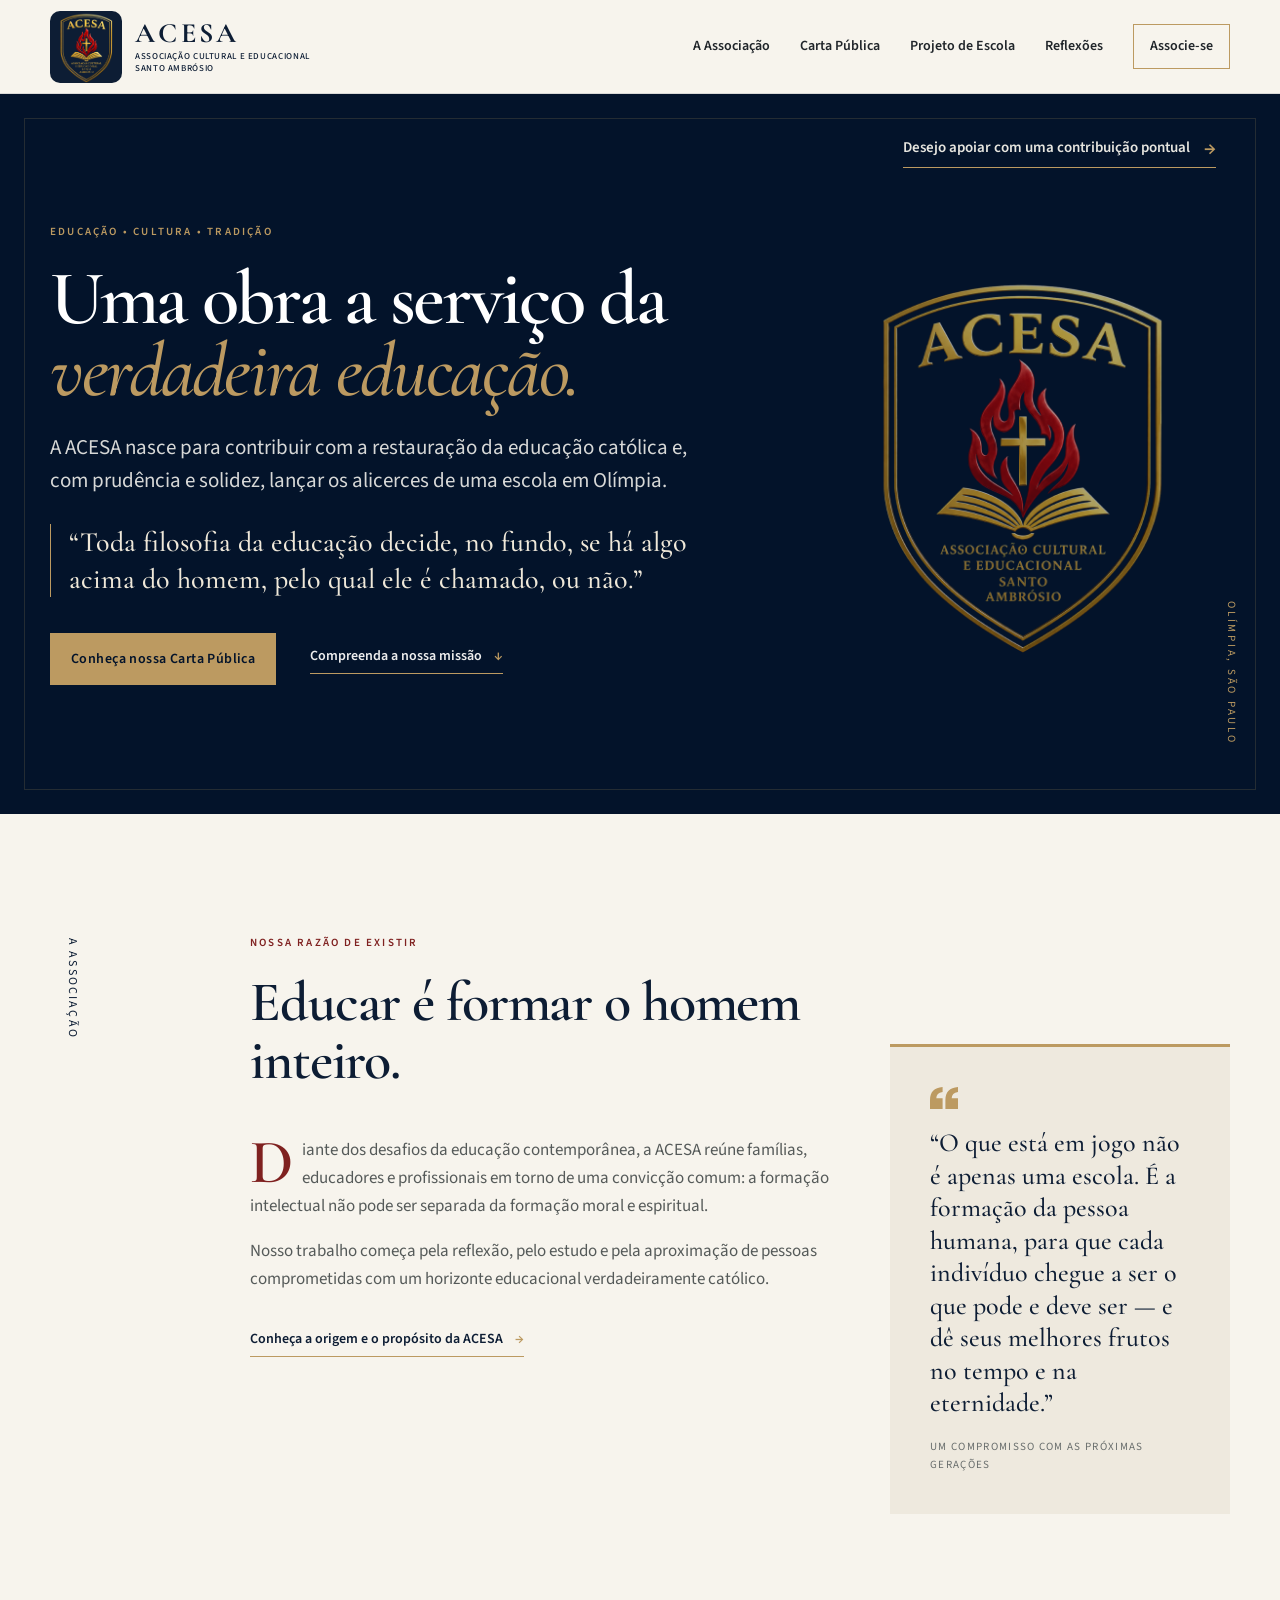
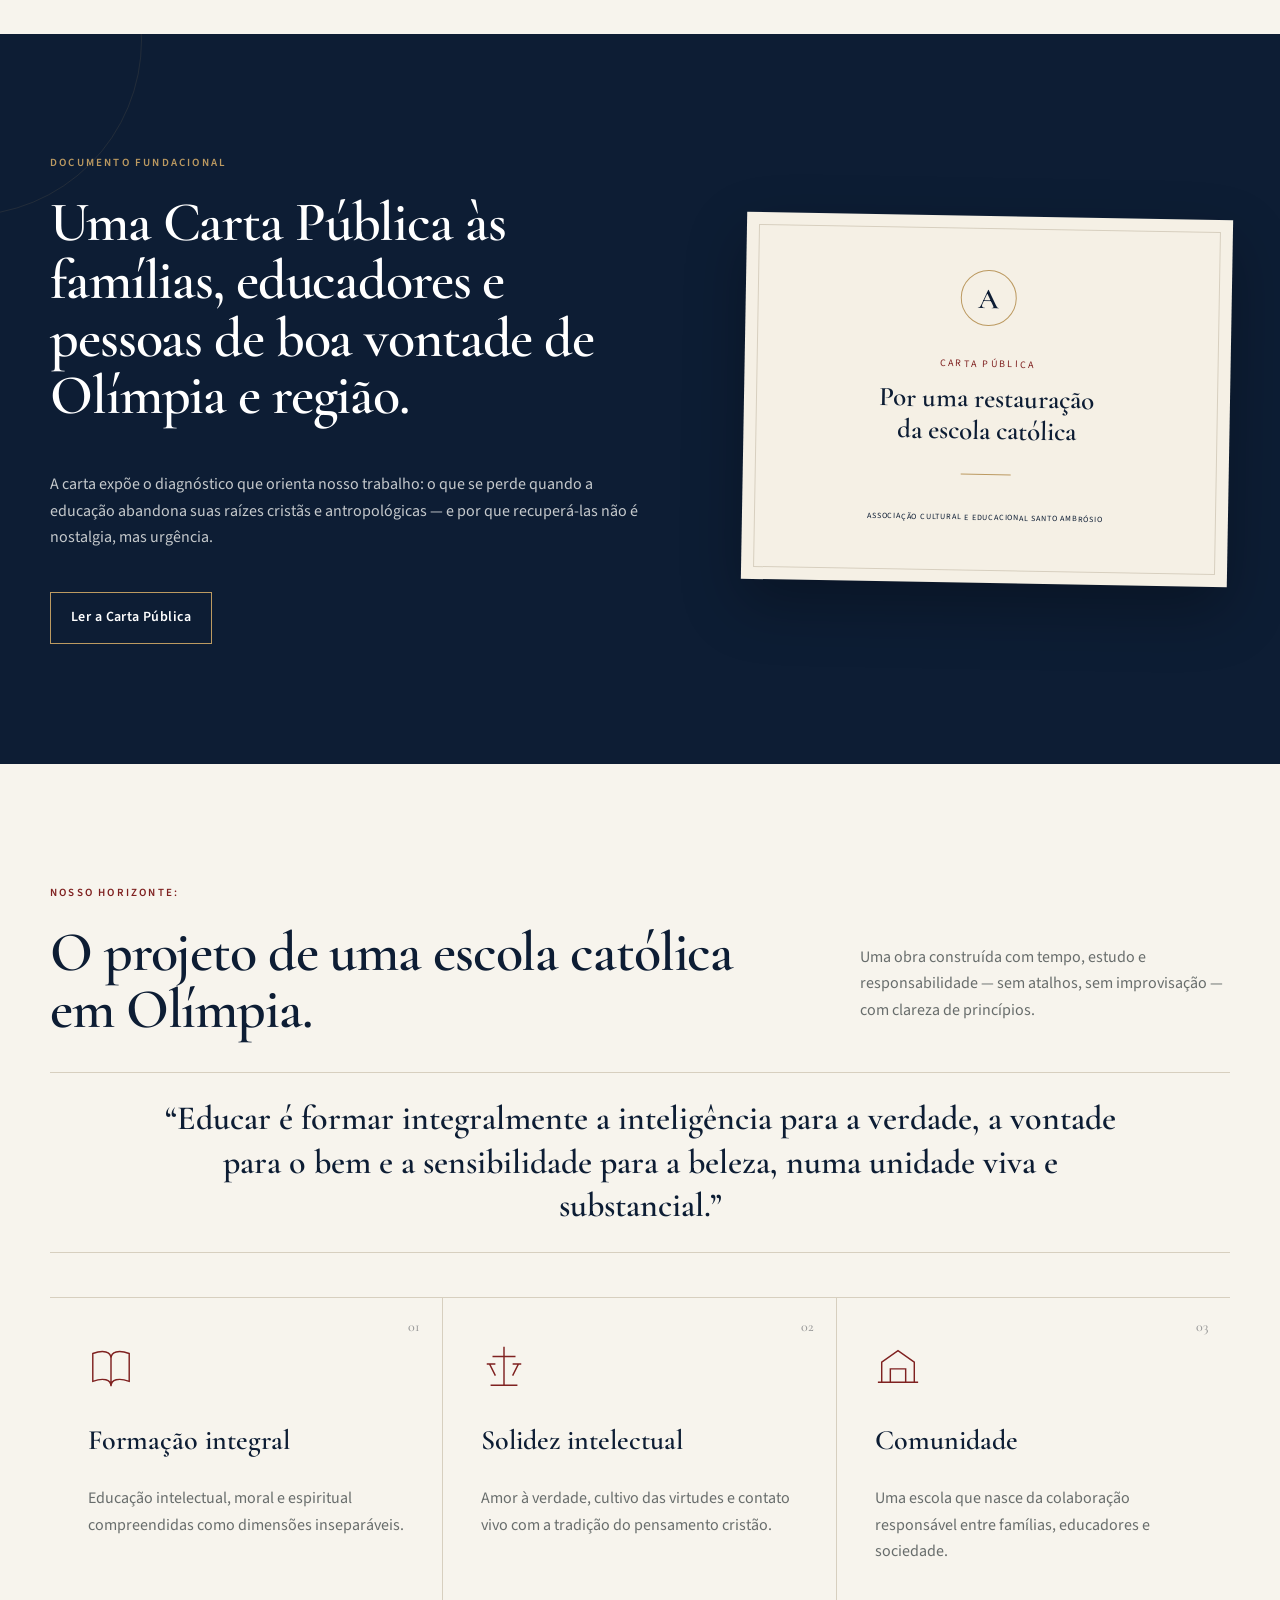
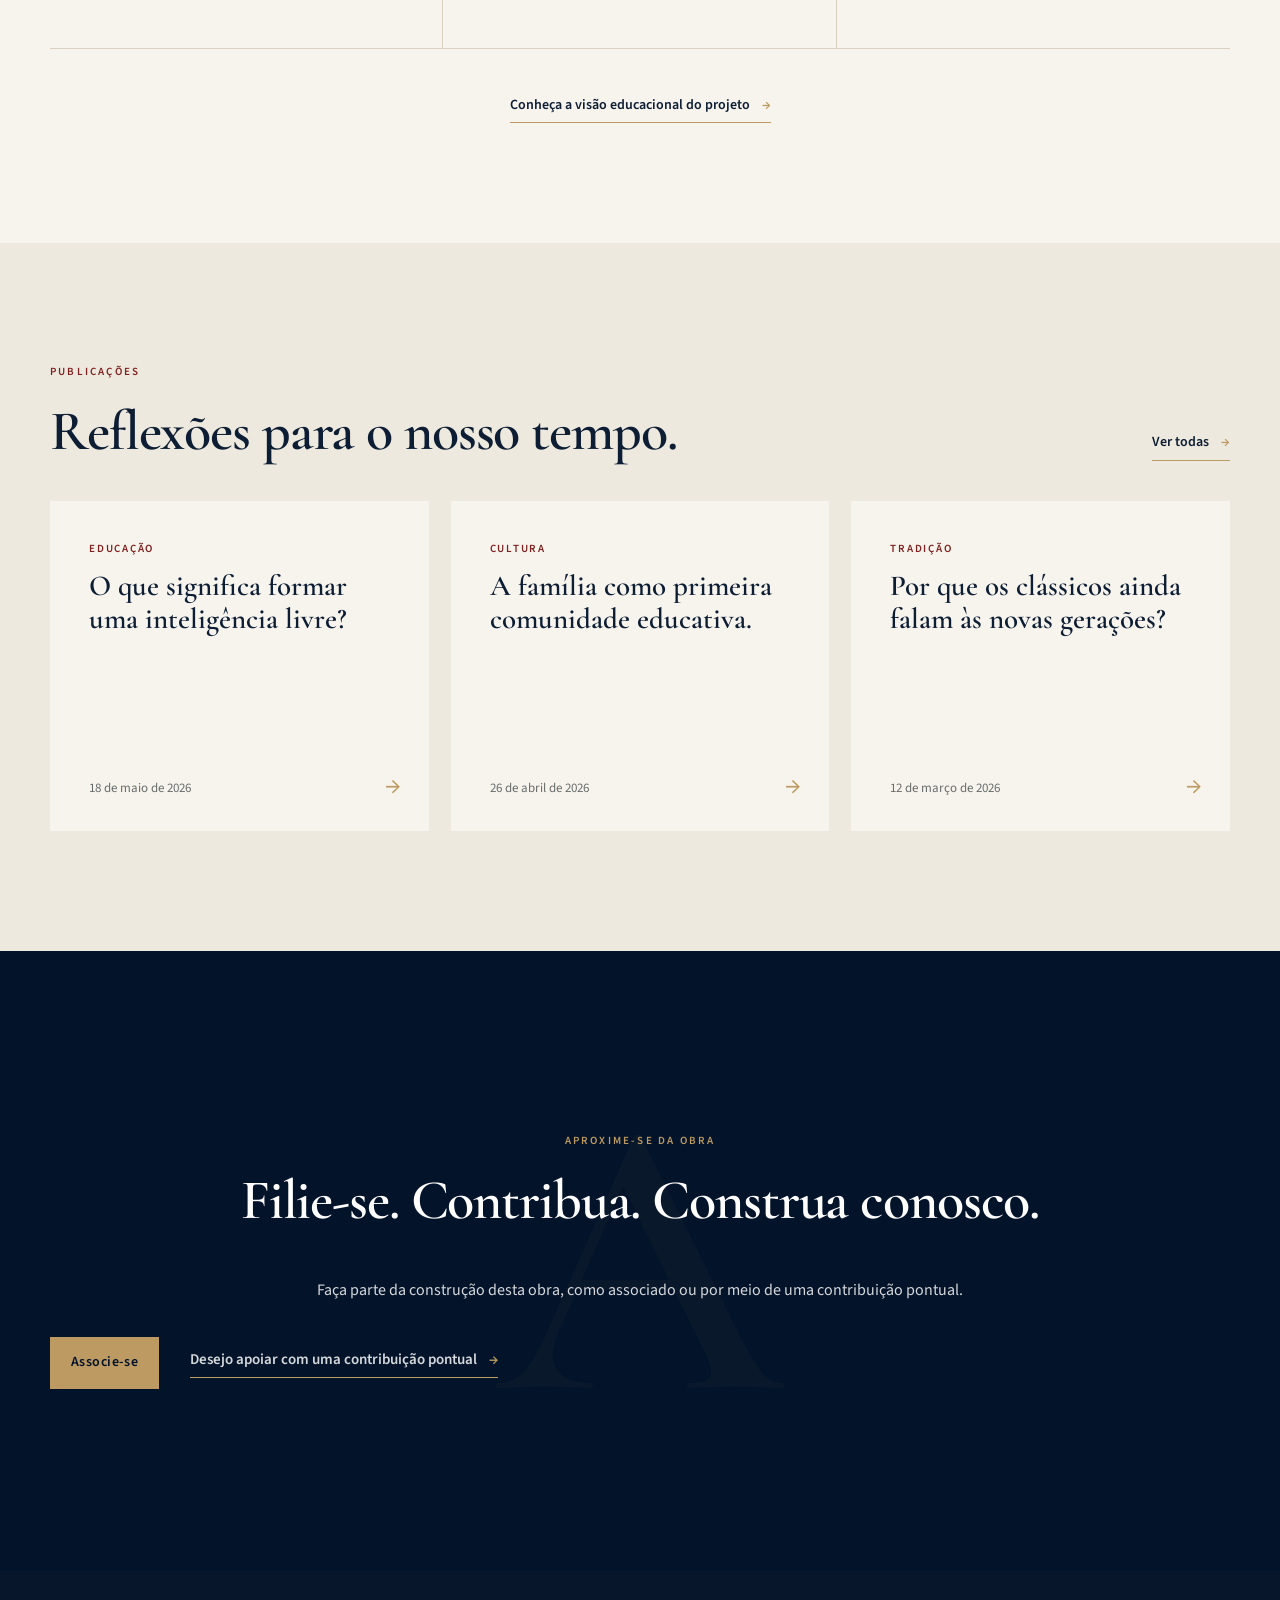
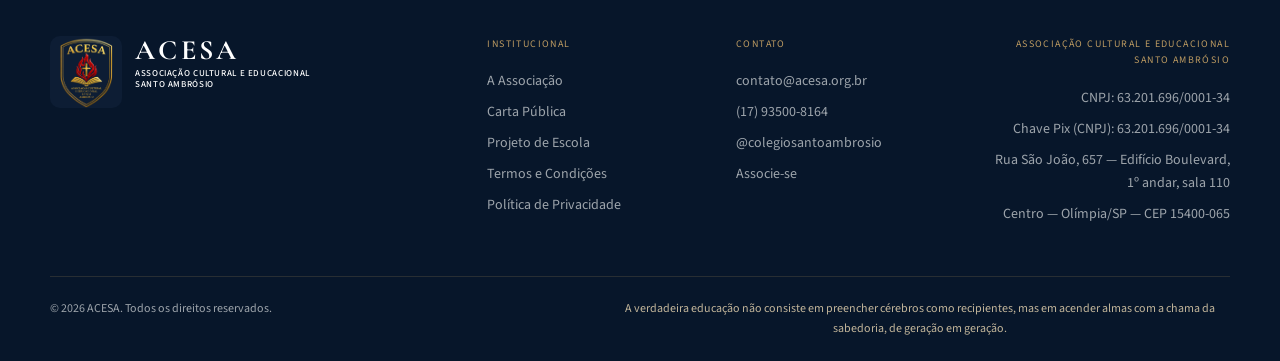
<file: index.html>
<!doctype html>
<html lang="pt-BR">
<head>
  <meta charset="UTF-8">
  <meta name="viewport" content="width=device-width, initial-scale=1">
  <meta name="description" content="ACESA — Associação Cultural e Educacional Santo Ambrósio. Uma obra dedicada à restauração da educação católica em Olímpia.">
  <title>ACESA — Educação, cultura e tradição</title>
  <link rel="preconnect" href="https://fonts.googleapis.com">
  <link rel="preconnect" href="https://fonts.gstatic.com" crossorigin>
  <link href="https://fonts.googleapis.com/css2?family=Cormorant+Garamond:wght@500;600;700&family=Source+Sans+3:wght@400;500;600&display=swap" rel="stylesheet">
  <link rel="stylesheet" href="styles.css">
</head>
<body>
  <a class="skip-link" href="#conteudo">Ir para o conteúdo</a>

  <header class="site-header" id="inicio">
    <div class="container nav-wrap">
      <a class="brand" href="#inicio" aria-label="ACESA, página inicial">
        <img class="brand-mark" src="logo-com-fundo.png" alt="">
        <span><strong>ACESA</strong><small>Associação Cultural e Educacional<br>Santo Ambrósio</small></span>
      </a>

      <button class="menu-toggle" type="button" aria-expanded="false" aria-controls="menu">
        <span></span><span></span><span></span>
        <span class="sr-only">Abrir menu</span>
      </button>

      <nav id="menu" class="main-nav" aria-label="Navegação principal">
        <a href="#associacao">A Associação</a>
        <a href="carta.html">Carta Pública</a>
        <a href="#projeto">Projeto de Escola</a>
        <a href="#reflexoes">Reflexões</a>
        <a class="nav-cta" href="associe-se.html">Associe-se</a>
      </nav>
    </div>
  </header>

  <main id="conteudo">
    <section class="hero">
      <div class="hero-ornament" aria-hidden="true">
        <img src="logo.png" alt="LOGO-ACESA" width="580" height="580">
      </div>
      <div class="container hero-content">
        <p class="eyebrow">Educação • Cultura • Tradição</p>
        <h1>Uma obra a serviço da <em>verdadeira educação.</em></h1>
        <p class="hero-lead">A ACESA nasce para contribuir com a restauração da educação católica e, com prudência e solidez, lançar os alicerces de uma escola em Olímpia.</p>
        <blockquote class="hero-quote">“Toda filosofia da educação decide, no fundo, se há algo acima do homem, pelo qual ele é chamado, ou não.”</blockquote>
        <div class="hero-actions">
          <a class="button button-gold" href="carta.html">Conheça nossa Carta Pública</a>
          <a class="text-link light" href="#associacao">Compreenda a nossa missão <span>↓</span></a>
        </div>
      </div>
      <a class="hero-support-link" href="associe-se.html#apoio-pontual">Desejo apoiar com uma contribuição pontual <span>→</span></a>
      <p class="hero-side-note">Olímpia, São Paulo</p>
    </section>

    <section class="intro section" id="associacao">
      <div class="container intro-grid">
        <div class="section-index">
          <p>A Associação</p>
        </div>
        <div class="intro-copy">
          <p class="eyebrow dark">Nossa razão de existir</p>
          <h2>Educar é formar o homem inteiro.</h2>
          <p class="drop-cap">Diante dos desafios da educação contemporânea, a ACESA reúne famílias, educadores e profissionais em torno de uma convicção comum: a formação intelectual não pode ser separada da formação moral e espiritual.</p>
          <p>Nosso trabalho começa pela reflexão, pelo estudo e pela aproximação de pessoas comprometidas com um horizonte educacional verdadeiramente católico.</p>
          <a class="text-link" href="#">Conheça a origem e o propósito da ACESA <span>→</span></a>
        </div>
        <aside class="quote-card">
          <svg viewBox="0 0 40 32" aria-hidden="true"><path d="M0 32V19C0 7 6 1 18 0v7c-6 1-9 4-9 9h9v16H0Zm22 0V19C22 7 28 1 40 0v7c-6 1-9 4-9 9h9v16H22Z"/></svg>
          <blockquote>“O que está em jogo não é apenas uma escola. É a formação da pessoa humana, para que cada indivíduo chegue a ser o que pode e deve ser — e dê seus melhores frutos no tempo e na eternidade.”</blockquote>
          <p>Um compromisso com as próximas gerações</p>
        </aside>
      </div>
    </section>

    <section class="letter section" id="carta">
      <div class="container letter-grid">
        <div>
          <p class="eyebrow">Documento fundacional</p>
          <h2>Uma Carta Pública às famílias, educadores e pessoas de boa vontade de Olímpia e região.</h2>
          <p>A carta expõe o diagnóstico que orienta nosso trabalho: o que se perde quando a educação abandona suas raízes cristãs e antropológicas — e por que recuperá-las não é nostalgia, mas urgência.</p>
          <a class="button button-outline" href="carta.html">Ler a Carta Pública</a>
        </div>
        <div class="document-preview" aria-label="Prévia da Carta Pública">
          <div class="document-seal">A</div>
          <p>CARTA PÚBLICA</p>
          <h3>Por uma restauração<br>da escola católica</h3>
          <span></span>
          <small>Associação Cultural e Educacional Santo Ambrósio</small>
        </div>
      </div>
    </section>

    <section class="school section" id="projeto">
      <div class="container">
        <div class="section-heading">
          <div>
            <p class="eyebrow dark">Nosso horizonte:</p>
            <h2>O projeto de uma escola católica em Olímpia.</h2>
          </div>
          <p>Uma obra construída com tempo, estudo e responsabilidade — sem atalhos, sem improvisação — com clareza de princípios.</p>
        </div>
        <blockquote class="section-quote">“Educar é formar integralmente a inteligência para a verdade, a vontade para o bem e a sensibilidade para a beleza, numa unidade viva e substancial.”</blockquote>
        <div class="principles">
          <article>
            <span>01</span>
            <svg viewBox="0 0 48 48" aria-hidden="true"><path d="M5 11c11-4 19-2 19 5 0-7 8-9 19-5v29c-11-4-19-2-19 5 0-7-8-9-19-5V11Zm19 5v29"/></svg>
            <h3>Formação integral</h3>
            <p>Educação intelectual, moral e espiritual compreendidas como dimensões inseparáveis.</p>
          </article>
          <article>
            <span>02</span>
            <svg viewBox="0 0 48 48" aria-hidden="true"><path d="M24 4v40M12 14h24M10 44h28M15 34l-6-12M33 34l6-12M6 22h9M33 22h9"/></svg>
            <h3>Solidez intelectual</h3>
            <p>Amor à verdade, cultivo das virtudes e contato vivo com a tradição do pensamento cristão.</p>
          </article>
          <article>
            <span>03</span>
            <svg viewBox="0 0 48 48" aria-hidden="true"><path d="M7 41V20l17-12 17 12v21M16 41V27h16v14M3 41h42"/></svg>
            <h3>Comunidade</h3>
            <p>Uma escola que nasce da colaboração responsável entre famílias, educadores e sociedade.</p>
          </article>
        </div>
        <a class="text-link centered" href="#">Conheça a visão educacional do projeto <span>→</span></a>
      </div>
    </section>

    <section class="reflections section" id="reflexoes">
      <div class="container">
        <div class="section-heading compact">
          <div><p class="eyebrow dark">Publicações</p><h2>Reflexões para o nosso tempo.</h2></div>
          <a class="text-link" href="#">Ver todas <span>→</span></a>
        </div>
        <div class="articles">
          <article>
            <p>Educação</p>
            <h3>O que significa formar uma inteligência livre?</h3>
            <time datetime="2026-05-18">18 de maio de 2026</time>
            <a href="#" aria-label="Ler artigo: O que significa formar uma inteligência livre?">→</a>
          </article>
          <article>
            <p>Cultura</p>
            <h3>A família como primeira comunidade educativa.</h3>
            <time datetime="2026-04-26">26 de abril de 2026</time>
            <a href="#" aria-label="Ler artigo: A família como primeira comunidade educativa">→</a>
          </article>
          <article>
            <p>Tradição</p>
            <h3>Por que os clássicos ainda falam às novas gerações?</h3>
            <time datetime="2026-03-12">12 de março de 2026</time>
            <a href="#" aria-label="Ler artigo: Por que os clássicos ainda falam às novas gerações?">→</a>
          </article>
        </div>
      </div>
    </section>

    <section class="follow section" id="associar">
      <div class="follow-decoration" aria-hidden="true">A</div>
      <div class="container follow-content">
        <p class="eyebrow">Aproxime-se da obra</p>
        <h2>Filie-se. Contribua. Construa conosco.</h2>
        <p>Faça parte da construção desta obra, como associado ou por meio de uma contribuição pontual.</p>
        <div class="follow-actions">
          <a class="button button-gold" href="associe-se.html">Associe-se</a>
          <a class="text-link donation-link" href="associe-se.html#apoio-pontual">Desejo apoiar com uma contribuição pontual <span>→</span></a>
        </div>
      </div>
    </section>
  </main>

  <footer class="site-footer">
    <div class="container footer-top">
      <a class="brand footer-brand" href="#inicio">
        <img class="brand-mark" src="logo-com-fundo.png" alt="">
        <span><strong>ACESA</strong><small>Associação Cultural e Educacional<br>Santo Ambrósio</small></span>
      </a>
      <div><p>Institucional</p><a href="#associacao">A Associação</a><a href="carta.html">Carta Pública</a><a href="#projeto">Projeto de Escola</a><a href="termos-e-condicoes.html">Termos e Condições</a><a href="politica-de-privacidade.html">Política de Privacidade</a></div>
      <div><p>Contato</p><a href="mailto:contato@acesa.org.br">contato@acesa.org.br</a><a href="https://wa.me/5517935008164" target="_blank" rel="noopener">(17) 93500-8164</a><a href="https://www.instagram.com/colegiosantoambrosio" target="_blank" rel="noopener">@colegiosantoambrosio</a><a href="associe-se.html">Associe-se</a></div>
      <div class="footer-address"><p>Associação Cultural e Educacional Santo Ambrósio</p><span>CNPJ: 63.201.696/0001-34</span><span>Chave Pix (CNPJ): 63.201.696/0001-34</span><span>Rua São João, 657 — Edifício Boulevard, 1º andar, sala 110</span><span>Centro — Olímpia/SP — CEP 15400-065</span></div>
    </div>
    <div class="container footer-bottom"><p>© 2026 ACESA. Todos os direitos reservados.</p><p>A verdadeira educação não consiste em preencher cérebros como recipientes, mas em acender almas com a chama da sabedoria, de geração em geração.</p></div>
  </footer>

  <script src="script.js"></script>
</body>
</html>
</file>
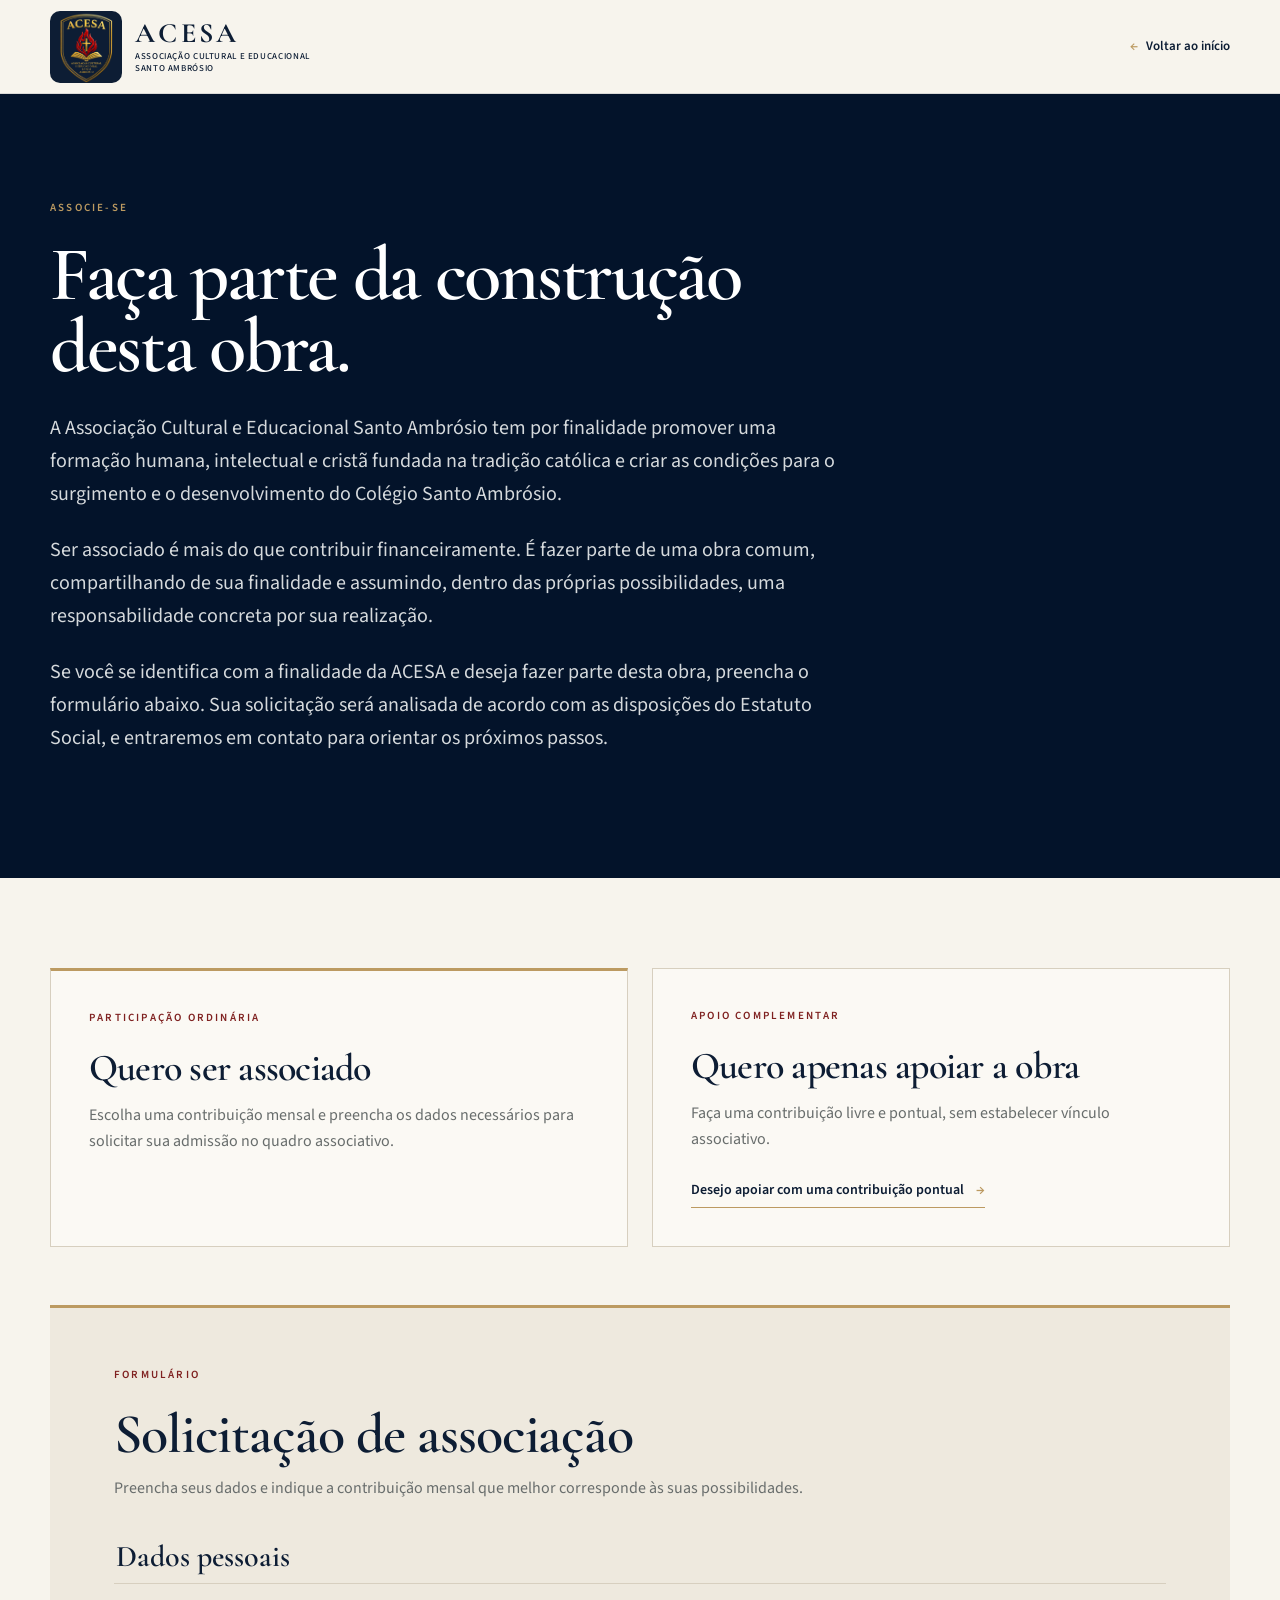
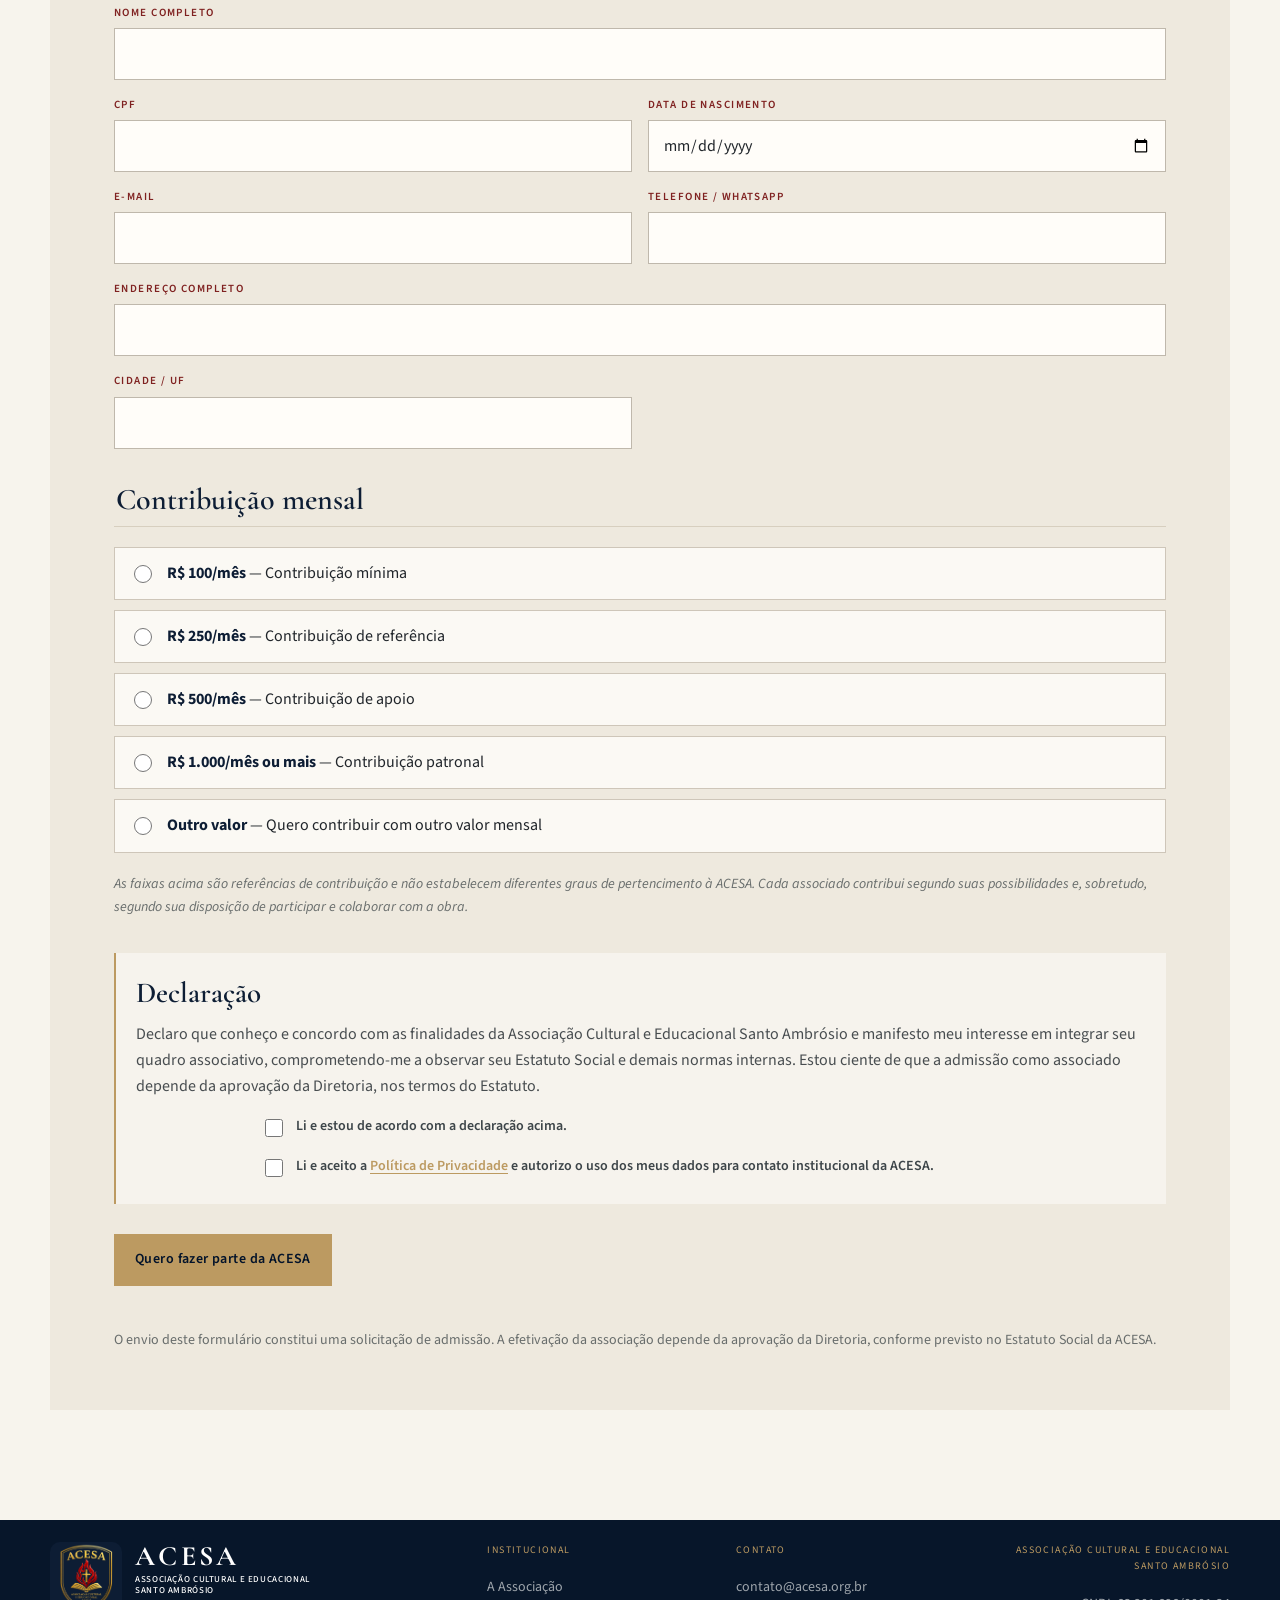
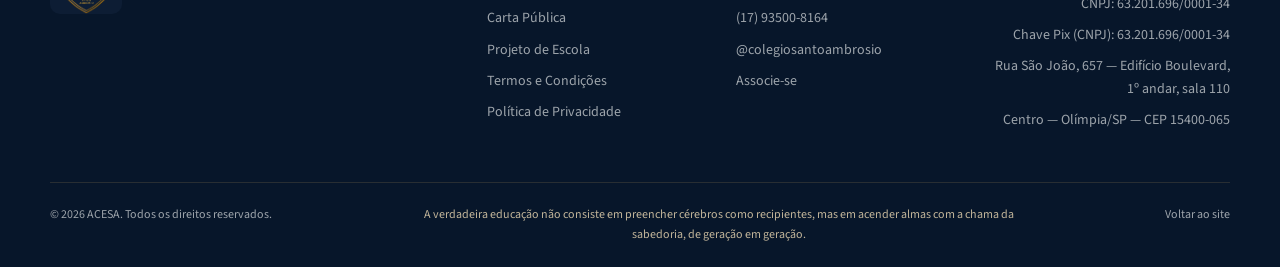
<file: associe-se.html>
<!doctype html>
<html lang="pt-BR">
<head>
  <meta charset="UTF-8">
  <meta name="viewport" content="width=device-width, initial-scale=1">
  <meta name="description" content="Faça parte da ACESA e contribua para a construção do Colégio Santo Ambrósio.">
  <title>Associe-se — ACESA</title>
  <link rel="preconnect" href="https://fonts.googleapis.com">
  <link rel="preconnect" href="https://fonts.gstatic.com" crossorigin>
  <link href="https://fonts.googleapis.com/css2?family=Cormorant+Garamond:wght@500;600;700&family=Source+Sans+3:wght@400;500;600&display=swap" rel="stylesheet">
  <link rel="stylesheet" href="styles.css">
</head>
<body>
  <a class="skip-link" href="#conteudo">Ir para o conteúdo</a>

  <header class="site-header">
    <div class="container nav-wrap">
      <a class="brand" href="index.html" aria-label="ACESA, página inicial">
        <img class="brand-mark" src="logo-com-fundo.png" alt="">
        <span><strong>ACESA</strong><small>Associação Cultural e Educacional<br>Santo Ambrósio</small></span>
      </a>
      <a class="back-link" href="index.html"><span>←</span> Voltar ao início</a>
    </div>
  </header>

  <main id="conteudo">
    <section class="association-hero">
      <div class="container association-intro">
        <p class="eyebrow">Associe-se</p>
        <h1>Faça parte da construção desta obra.</h1>
        <div class="association-lead">
          <p>A Associação Cultural e Educacional Santo Ambrósio tem por finalidade promover uma formação humana, intelectual e cristã fundada na tradição católica e criar as condições para o surgimento e o desenvolvimento do Colégio Santo Ambrósio.</p>
          <p>Ser associado é mais do que contribuir financeiramente. É fazer parte de uma obra comum, compartilhando de sua finalidade e assumindo, dentro das próprias possibilidades, uma responsabilidade concreta por sua realização.</p>
          <p>Se você se identifica com a finalidade da ACESA e deseja fazer parte desta obra, preencha o formulário abaixo. Sua solicitação será analisada de acordo com as disposições do Estatuto Social, e entraremos em contato para orientar os próximos passos.</p>
        </div>
      </div>
    </section>

    <section class="association-section">
      <div class="container">
        <div class="association-paths" aria-label="Formas de participação">
          <article class="association-path primary-path">
            <p class="eyebrow dark">Participação ordinária</p>
            <h2>Quero ser associado</h2>
            <p>Escolha uma contribuição mensal e preencha os dados necessários para solicitar sua admissão no quadro associativo.</p>
          </article>
          <article class="association-path" id="apoio-pontual">
            <p class="eyebrow dark">Apoio complementar</p>
            <h2>Quero apenas apoiar a obra</h2>
            <p>Faça uma contribuição livre e pontual, sem estabelecer vínculo associativo.</p>
            <a class="text-link" href="mailto:contato@acesa.org.br?subject=Contribui%C3%A7%C3%A3o%20pontual%20%C3%A0%20ACESA">Desejo apoiar com uma contribuição pontual <span>→</span></a>
          </article>
        </div>

        <form class="association-form">
          <div class="form-heading">
            <p class="eyebrow dark">Formulário</p>
            <h2>Solicitação de associação</h2>
            <p>Preencha seus dados e indique a contribuição mensal que melhor corresponde às suas possibilidades.</p>
          </div>

          <fieldset class="form-fieldset personal-data">
            <legend>Dados pessoais</legend>
            <div class="field-grid">
              <label class="field-wide"><span>Nome completo</span><input type="text" name="nome" autocomplete="name" required></label>
              <label><span>CPF</span><input type="text" name="cpf" inputmode="numeric" autocomplete="off" required></label>
              <label><span>Data de nascimento</span><input type="date" name="nascimento" required></label>
              <label><span>E-mail</span><input type="email" name="email" autocomplete="email" required></label>
              <label><span>Telefone / WhatsApp</span><input type="tel" name="telefone" autocomplete="tel" required></label>
              <label class="field-wide"><span>Endereço completo</span><input type="text" name="endereco" autocomplete="street-address" required></label>
              <label><span>Cidade / UF</span><input type="text" name="cidade_uf" autocomplete="address-level2" required></label>
            </div>
          </fieldset>

          <fieldset class="form-fieldset contribution-options">
            <legend>Contribuição mensal</legend>
            <div class="choice-list">
              <label><input type="radio" name="contribuicao" value="100" required><span><strong>R$ 100/mês</strong> — Contribuição mínima</span></label>
              <label><input type="radio" name="contribuicao" value="250"><span><strong>R$ 250/mês</strong> — Contribuição de referência</span></label>
              <label><input type="radio" name="contribuicao" value="500"><span><strong>R$ 500/mês</strong> — Contribuição de apoio</span></label>
              <label><input type="radio" name="contribuicao" value="1000"><span><strong>R$ 1.000/mês ou mais</strong> — Contribuição patronal</span></label>
              <label><input type="radio" name="contribuicao" value="outro"><span><strong>Outro valor</strong> — Quero contribuir com outro valor mensal</span></label>
            </div>
            <p class="contribution-note">As faixas acima são referências de contribuição e não estabelecem diferentes graus de pertencimento à ACESA. Cada associado contribui segundo suas possibilidades e, sobretudo, segundo sua disposição de participar e colaborar com a obra.</p>
          </fieldset>

          <section class="declaration" aria-labelledby="declaracao-titulo">
            <h3 id="declaracao-titulo">Declaração</h3>
            <p>Declaro que conheço e concordo com as finalidades da Associação Cultural e Educacional Santo Ambrósio e manifesto meu interesse em integrar seu quadro associativo, comprometendo-me a observar seu Estatuto Social e demais normas internas. Estou ciente de que a admissão como associado depende da aprovação da Diretoria, nos termos do Estatuto.</p>
            <label class="consent-check"><input type="checkbox" name="declaracao" required><span>Li e estou de acordo com a declaração acima.</span></label>
            <label class="consent-check"><input type="checkbox" name="lgpd" required><span>Li e aceito a <a href="politica-de-privacidade.html">Política de Privacidade</a> e autorizo o uso dos meus dados para contato institucional da ACESA.</span></label>
          </section>

          <button class="button button-gold" type="submit">Quero fazer parte da ACESA</button>
          <p class="form-note" role="status" aria-live="polite"></p>
          <p class="form-disclaimer">O envio deste formulário constitui uma solicitação de admissão. A efetivação da associação depende da aprovação da Diretoria, conforme previsto no Estatuto Social da ACESA.</p>
        </form>
      </div>
    </section>
  </main>

  <footer class="site-footer compact-footer">
    <div class="container footer-top">
      <a class="brand footer-brand" href="index.html"><img class="brand-mark" src="logo-com-fundo.png" alt=""><span><strong>ACESA</strong><small>Associação Cultural e Educacional<br>Santo Ambrósio</small></span></a>
      <div><p>Institucional</p><a href="index.html#associacao">A Associação</a><a href="carta.html">Carta Pública</a><a href="index.html#projeto">Projeto de Escola</a><a href="termos-e-condicoes.html">Termos e Condições</a><a href="politica-de-privacidade.html">Política de Privacidade</a></div>
      <div><p>Contato</p><a href="mailto:contato@acesa.org.br">contato@acesa.org.br</a><a href="https://wa.me/5517935008164" target="_blank" rel="noopener">(17) 93500-8164</a><a href="https://www.instagram.com/colegiosantoambrosio" target="_blank" rel="noopener">@colegiosantoambrosio</a><a href="associe-se.html">Associe-se</a></div>
      <div class="footer-address"><p>Associação Cultural e Educacional Santo Ambrósio</p><span>CNPJ: 63.201.696/0001-34</span><span>Chave Pix (CNPJ): 63.201.696/0001-34</span><span>Rua São João, 657 — Edifício Boulevard, 1º andar, sala 110</span><span>Centro — Olímpia/SP — CEP 15400-065</span></div>
    </div>
    <div class="container footer-bottom"><p>© 2026 ACESA. Todos os direitos reservados.</p><p>A verdadeira educação não consiste em preencher cérebros como recipientes, mas em acender almas com a chama da sabedoria, de geração em geração.</p><a href="index.html">Voltar ao site</a></div>
  </footer>
  <script src="script.js"></script>
</body>
</html>
</file>
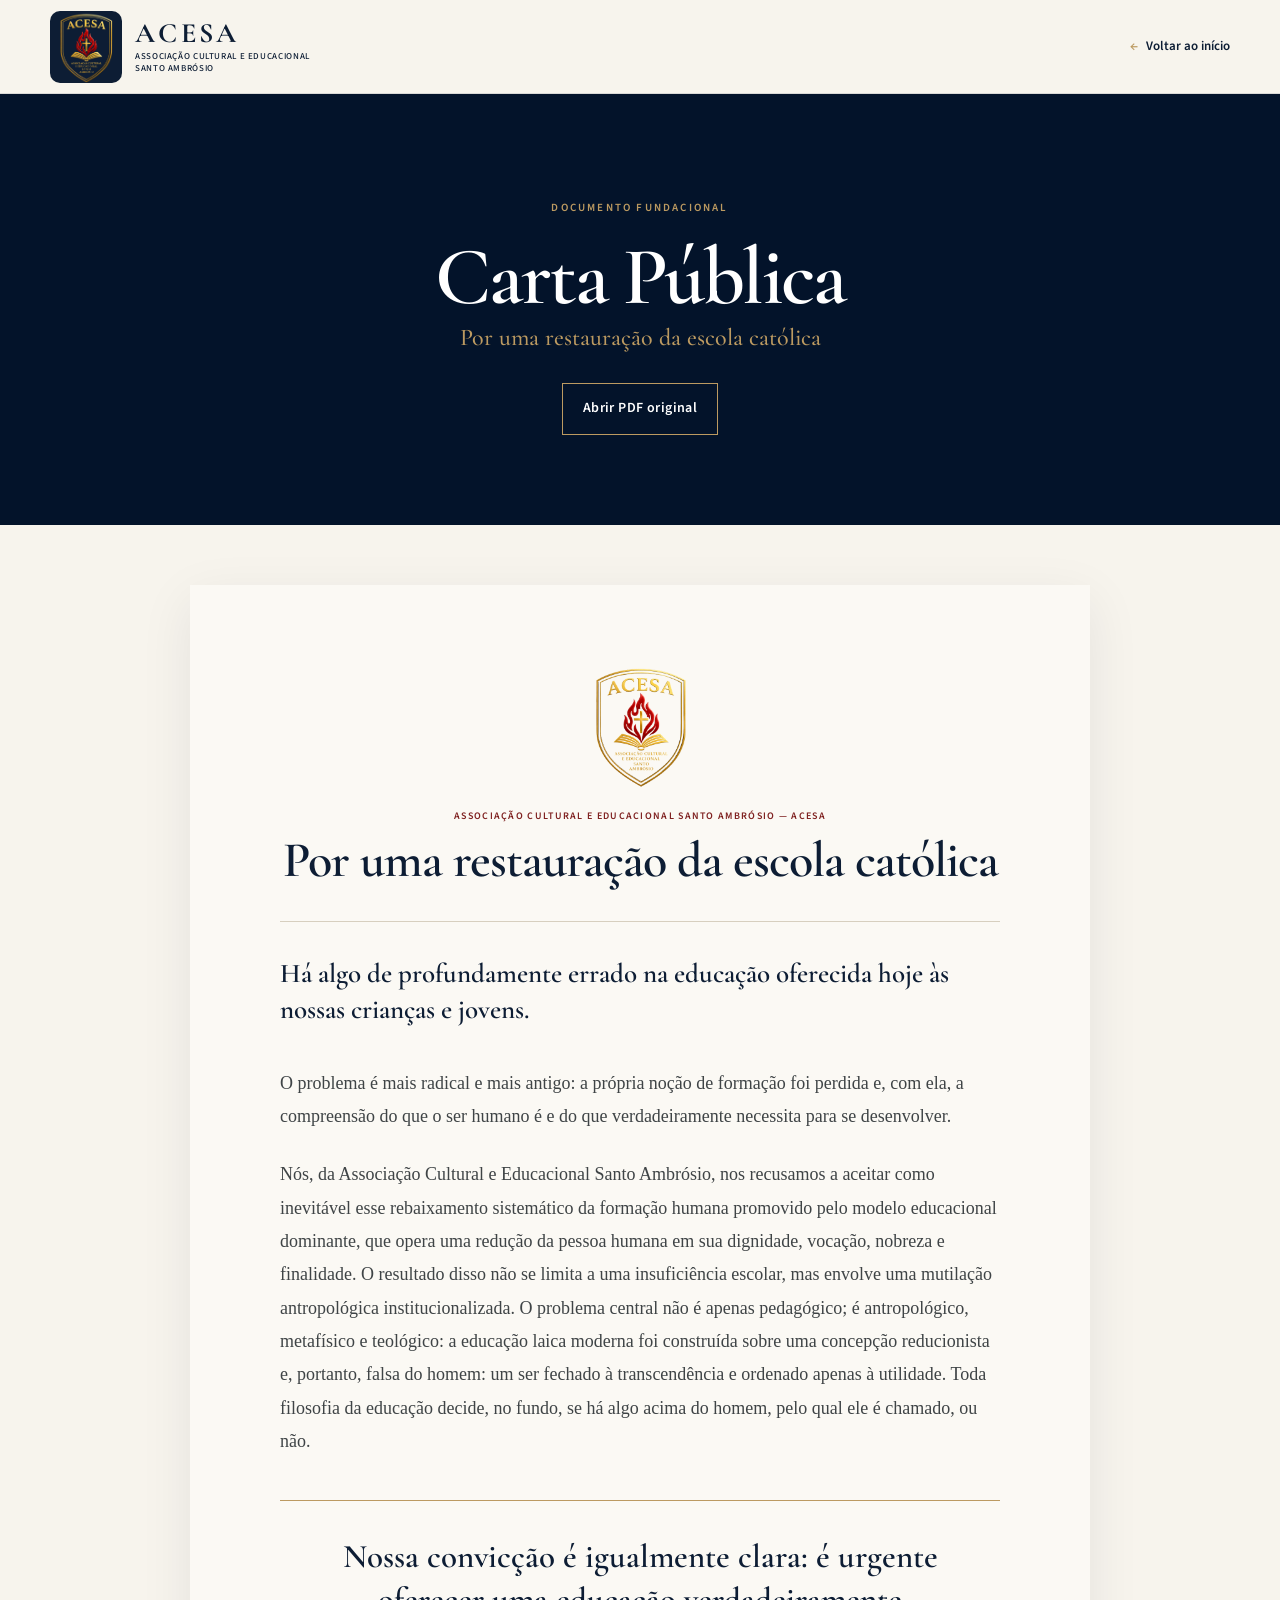
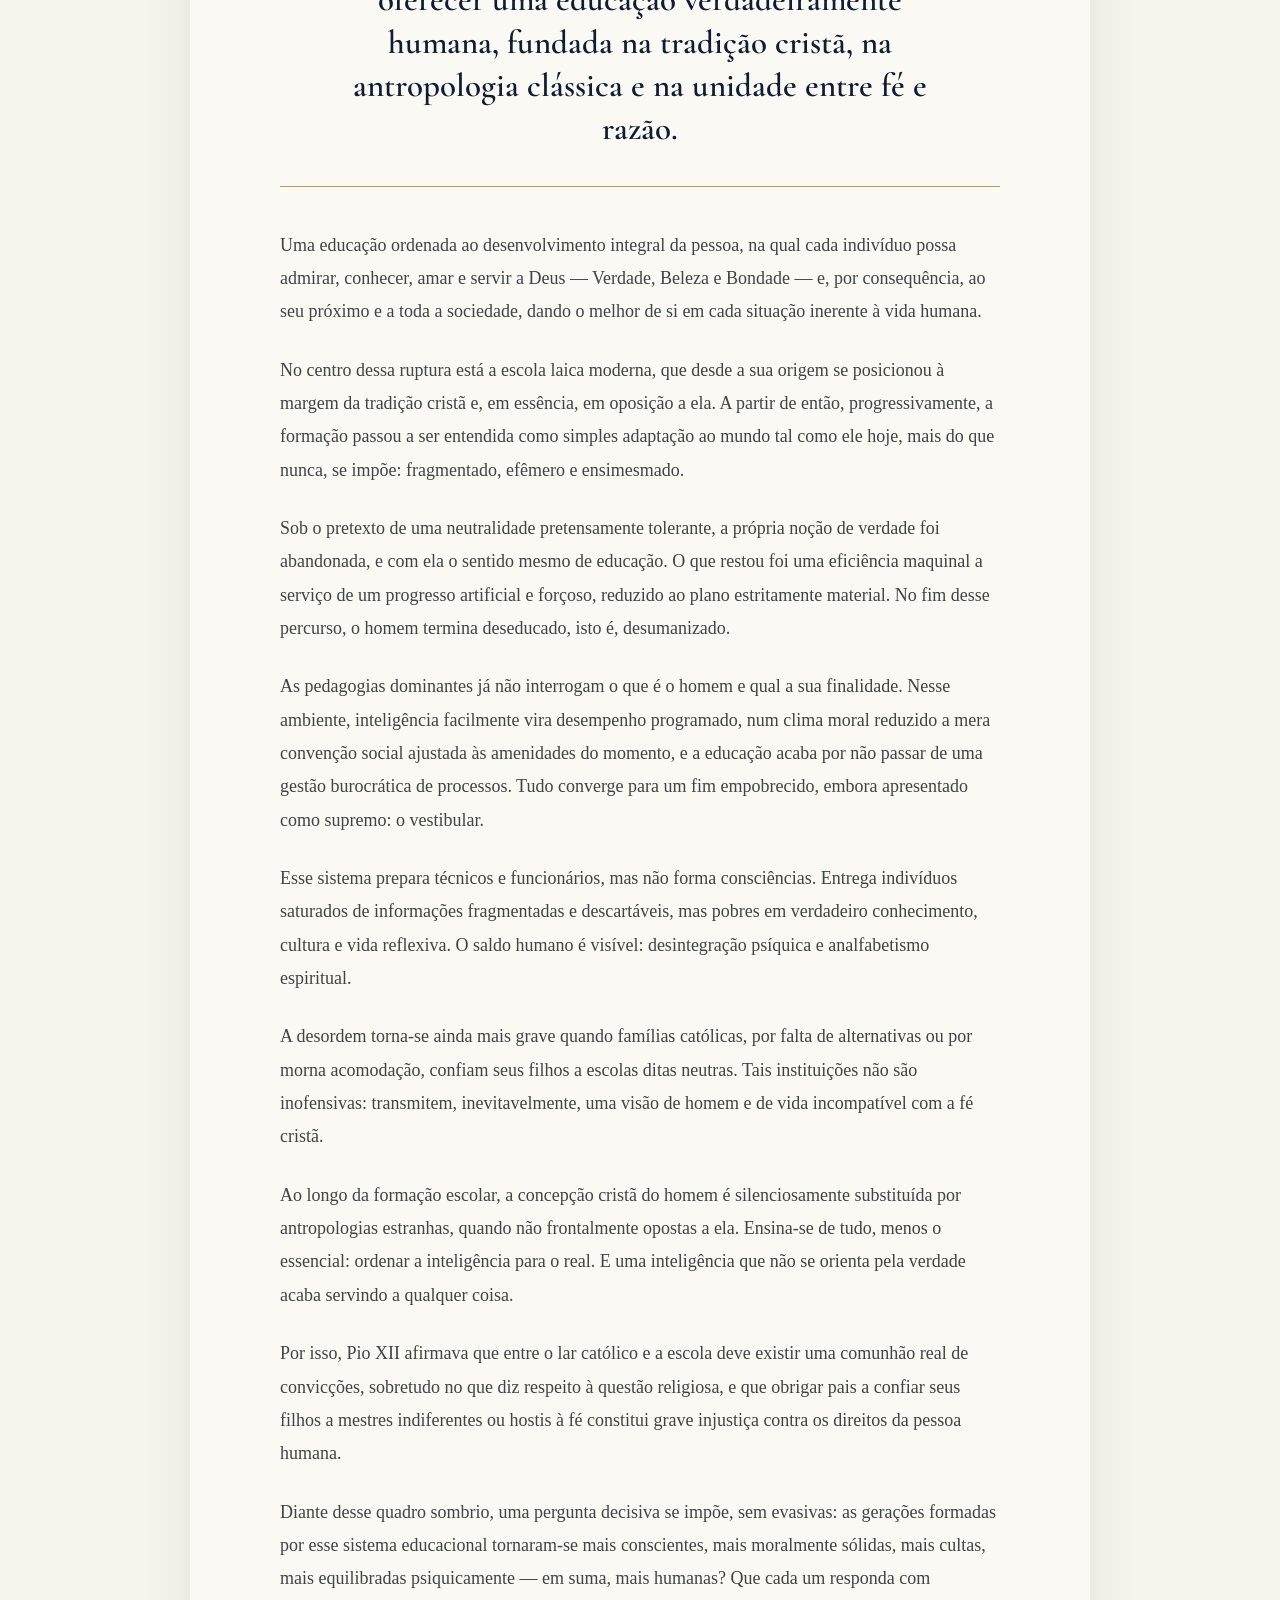
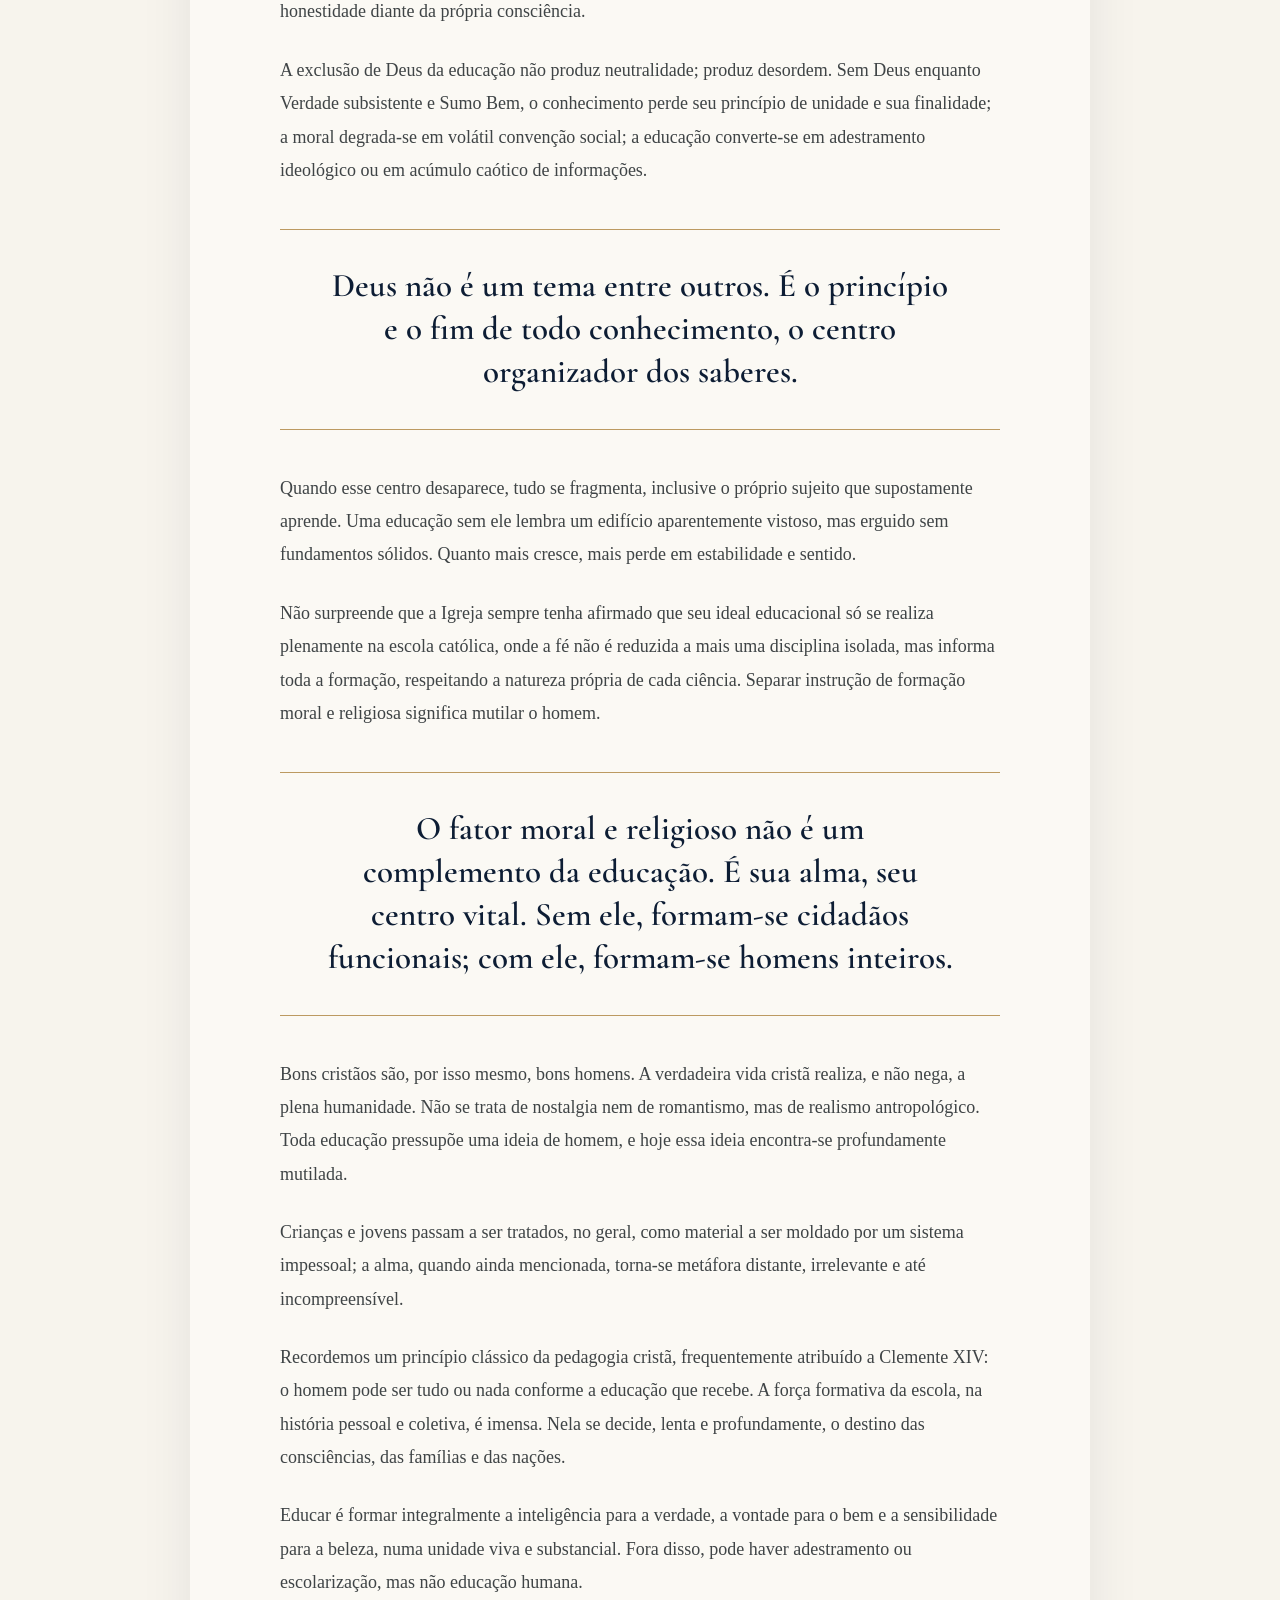
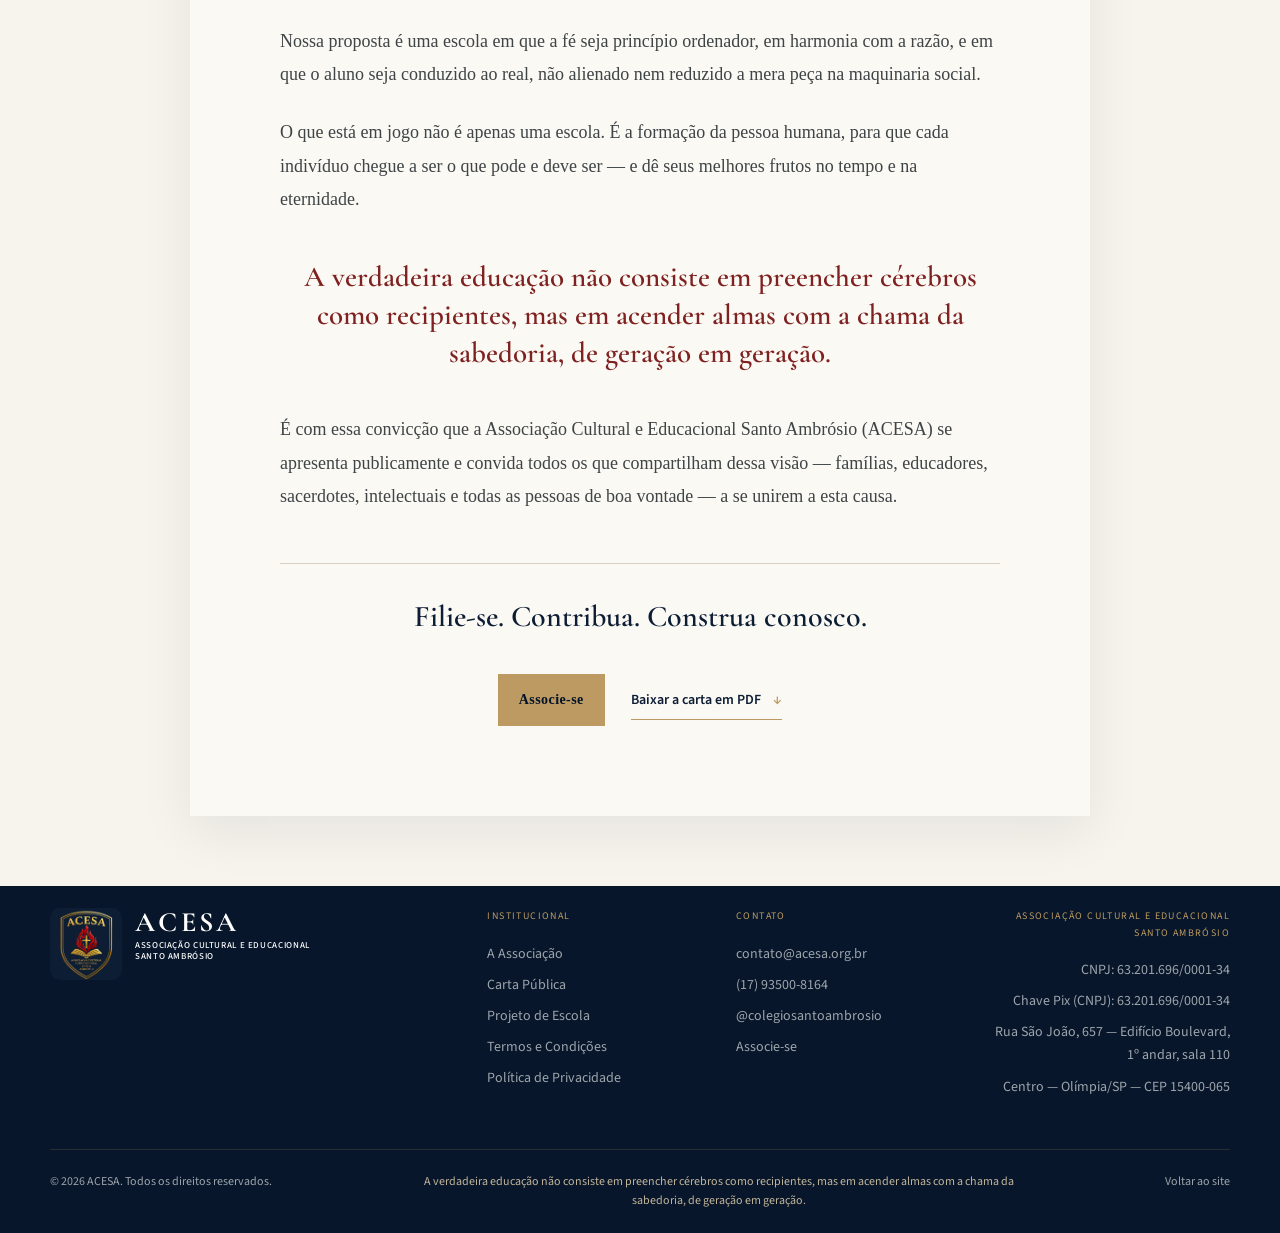
<file: carta.html>
<!doctype html>
<html lang="pt-BR">
<head>
  <meta charset="UTF-8">
  <meta name="viewport" content="width=device-width, initial-scale=1">
  <meta name="description" content="Carta Pública da Associação Cultural e Educacional Santo Ambrósio — por uma restauração da escola católica.">
  <title>Carta Pública — ACESA</title>
  <link rel="preconnect" href="https://fonts.googleapis.com">
  <link rel="preconnect" href="https://fonts.gstatic.com" crossorigin>
  <link href="https://fonts.googleapis.com/css2?family=Cormorant+Garamond:wght@500;600;700&family=Source+Sans+3:wght@400;500;600&display=swap" rel="stylesheet">
  <link rel="stylesheet" href="styles.css">
</head>
<body>
  <a class="skip-link" href="#carta">Ir para a carta</a>
  <header class="site-header">
    <div class="container nav-wrap">
      <a class="brand" href="index.html" aria-label="ACESA, página inicial">
        <img class="brand-mark" src="logo-com-fundo.png" alt="">
        <span><strong>ACESA</strong><small>Associação Cultural e Educacional<br>Santo Ambrósio</small></span>
      </a>
      <a class="back-link" href="index.html"><span>←</span> Voltar ao início</a>
    </div>
  </header>

  <main id="carta">
    <section class="letter-hero">
      <div class="container">
        <p class="eyebrow">Documento fundacional</p>
        <h1>Carta Pública</h1>
        <p>Por uma restauração da escola católica</p>
        <a class="button button-outline" href="assets/carta-publica-acesa.pdf" target="_blank" rel="noopener">Abrir PDF original</a>
      </div>
    </section>

    <article class="public-letter">
      <header class="letter-heading">
        <img src="logo.png" alt="Brasão da ACESA">
        <p>Associação Cultural e Educacional Santo Ambrósio — ACESA</p>
        <h2>Por uma restauração da escola católica</h2>
      </header>

      <div class="letter-body">
        <p class="lead">Há algo de profundamente errado na educação oferecida hoje às nossas crianças e jovens.</p>
        <p>O problema é mais radical e mais antigo: a própria noção de formação foi perdida e, com ela, a compreensão do que o ser humano é e do que verdadeiramente necessita para se desenvolver.</p>
        <p>Nós, da Associação Cultural e Educacional Santo Ambrósio, nos recusamos a aceitar como inevitável esse rebaixamento sistemático da formação humana promovido pelo modelo educacional dominante, que opera uma redução da pessoa humana em sua dignidade, vocação, nobreza e finalidade. O resultado disso não se limita a uma insuficiência escolar, mas envolve uma mutilação antropológica institucionalizada. O problema central não é apenas pedagógico; é antropológico, metafísico e teológico: a educação laica moderna foi construída sobre uma concepção reducionista e, portanto, falsa do homem: um ser fechado à transcendência e ordenado apenas à utilidade. Toda filosofia da educação decide, no fundo, se há algo acima do homem, pelo qual ele é chamado, ou não.</p>
        <blockquote>Nossa convicção é igualmente clara: é urgente oferecer uma educação verdadeiramente humana, fundada na tradição cristã, na antropologia clássica e na unidade entre fé e razão.</blockquote>
        <p>Uma educação ordenada ao desenvolvimento integral da pessoa, na qual cada indivíduo possa admirar, conhecer, amar e servir a Deus — Verdade, Beleza e Bondade — e, por consequência, ao seu próximo e a toda a sociedade, dando o melhor de si em cada situação inerente à vida humana.</p>
        <p>No centro dessa ruptura está a escola laica moderna, que desde a sua origem se posicionou à margem da tradição cristã e, em essência, em oposição a ela. A partir de então, progressivamente, a formação passou a ser entendida como simples adaptação ao mundo tal como ele hoje, mais do que nunca, se impõe: fragmentado, efêmero e ensimesmado.</p>
        <p>Sob o pretexto de uma neutralidade pretensamente tolerante, a própria noção de verdade foi abandonada, e com ela o sentido mesmo de educação. O que restou foi uma eficiência maquinal a serviço de um progresso artificial e forçoso, reduzido ao plano estritamente material. No fim desse percurso, o homem termina deseducado, isto é, desumanizado.</p>
        <p>As pedagogias dominantes já não interrogam o que é o homem e qual a sua finalidade. Nesse ambiente, inteligência facilmente vira desempenho programado, num clima moral reduzido a mera convenção social ajustada às amenidades do momento, e a educação acaba por não passar de uma gestão burocrática de processos. Tudo converge para um fim empobrecido, embora apresentado como supremo: o vestibular.</p>
        <p>Esse sistema prepara técnicos e funcionários, mas não forma consciências. Entrega indivíduos saturados de informações fragmentadas e descartáveis, mas pobres em verdadeiro conhecimento, cultura e vida reflexiva. O saldo humano é visível: desintegração psíquica e analfabetismo espiritual.</p>
        <p>A desordem torna-se ainda mais grave quando famílias católicas, por falta de alternativas ou por morna acomodação, confiam seus filhos a escolas ditas neutras. Tais instituições não são inofensivas: transmitem, inevitavelmente, uma visão de homem e de vida incompatível com a fé cristã.</p>
        <p>Ao longo da formação escolar, a concepção cristã do homem é silenciosamente substituída por antropologias estranhas, quando não frontalmente opostas a ela. Ensina-se de tudo, menos o essencial: ordenar a inteligência para o real. E uma inteligência que não se orienta pela verdade acaba servindo a qualquer coisa.</p>
        <p>Por isso, Pio XII afirmava que entre o lar católico e a escola deve existir uma comunhão real de convicções, sobretudo no que diz respeito à questão religiosa, e que obrigar pais a confiar seus filhos a mestres indiferentes ou hostis à fé constitui grave injustiça contra os direitos da pessoa humana.</p>
        <p>Diante desse quadro sombrio, uma pergunta decisiva se impõe, sem evasivas: as gerações formadas por esse sistema educacional tornaram-se mais conscientes, mais moralmente sólidas, mais cultas, mais equilibradas psiquicamente — em suma, mais humanas? Que cada um responda com honestidade diante da própria consciência.</p>
        <p>A exclusão de Deus da educação não produz neutralidade; produz desordem. Sem Deus enquanto Verdade subsistente e Sumo Bem, o conhecimento perde seu princípio de unidade e sua finalidade; a moral degrada-se em volátil convenção social; a educação converte-se em adestramento ideológico ou em acúmulo caótico de informações.</p>
        <blockquote>Deus não é um tema entre outros. É o princípio e o fim de todo conhecimento, o centro organizador dos saberes.</blockquote>
        <p>Quando esse centro desaparece, tudo se fragmenta, inclusive o próprio sujeito que supostamente aprende. Uma educação sem ele lembra um edifício aparentemente vistoso, mas erguido sem fundamentos sólidos. Quanto mais cresce, mais perde em estabilidade e sentido.</p>
        <p>Não surpreende que a Igreja sempre tenha afirmado que seu ideal educacional só se realiza plenamente na escola católica, onde a fé não é reduzida a mais uma disciplina isolada, mas informa toda a formação, respeitando a natureza própria de cada ciência. Separar instrução de formação moral e religiosa significa mutilar o homem.</p>
        <blockquote>O fator moral e religioso não é um complemento da educação. É sua alma, seu centro vital. Sem ele, formam-se cidadãos funcionais; com ele, formam-se homens inteiros.</blockquote>
        <p>Bons cristãos são, por isso mesmo, bons homens. A verdadeira vida cristã realiza, e não nega, a plena humanidade. Não se trata de nostalgia nem de romantismo, mas de realismo antropológico. Toda educação pressupõe uma ideia de homem, e hoje essa ideia encontra-se profundamente mutilada.</p>
        <p>Crianças e jovens passam a ser tratados, no geral, como material a ser moldado por um sistema impessoal; a alma, quando ainda mencionada, torna-se metáfora distante, irrelevante e até incompreensível.</p>
        <p>Recordemos um princípio clássico da pedagogia cristã, frequentemente atribuído a Clemente XIV: o homem pode ser tudo ou nada conforme a educação que recebe. A força formativa da escola, na história pessoal e coletiva, é imensa. Nela se decide, lenta e profundamente, o destino das consciências, das famílias e das nações.</p>
        <p>Educar é formar integralmente a inteligência para a verdade, a vontade para o bem e a sensibilidade para a beleza, numa unidade viva e substancial. Fora disso, pode haver adestramento ou escolarização, mas não educação humana.</p>
        <p>Nossa proposta é uma escola em que a fé seja princípio ordenador, em harmonia com a razão, e em que o aluno seja conduzido ao real, não alienado nem reduzido a mera peça na maquinaria social.</p>
        <p>O que está em jogo não é apenas uma escola. É a formação da pessoa humana, para que cada indivíduo chegue a ser o que pode e deve ser — e dê seus melhores frutos no tempo e na eternidade.</p>
        <p class="closing-thought">A verdadeira educação não consiste em preencher cérebros como recipientes, mas em acender almas com a chama da sabedoria, de geração em geração.</p>
        <p>É com essa convicção que a Associação Cultural e Educacional Santo Ambrósio (ACESA) se apresenta publicamente e convida todos os que compartilham dessa visão — famílias, educadores, sacerdotes, intelectuais e todas as pessoas de boa vontade — a se unirem a esta causa.</p>

        <footer class="letter-call">
          <a class="letter-call-title" href="associe-se.html">Filie-se. Contribua. Construa conosco.</a>
          <a class="button button-gold" href="associe-se.html">Associe-se</a>
          <a class="text-link" href="assets/carta-publica-acesa.pdf" download>Baixar a carta em PDF <span>↓</span></a>
        </footer>
      </div>
    </article>
  </main>

  <footer class="site-footer compact-footer">
    <div class="container footer-top">
      <a class="brand footer-brand" href="index.html">
        <img class="brand-mark" src="logo-com-fundo.png" alt="">
        <span><strong>ACESA</strong><small>Associação Cultural e Educacional<br>Santo Ambrósio</small></span>
      </a>
      <div><p>Institucional</p><a href="index.html#associacao">A Associação</a><a href="carta.html">Carta Pública</a><a href="index.html#projeto">Projeto de Escola</a><a href="termos-e-condicoes.html">Termos e Condições</a><a href="politica-de-privacidade.html">Política de Privacidade</a></div>
      <div><p>Contato</p><a href="mailto:contato@acesa.org.br">contato@acesa.org.br</a><a href="https://wa.me/5517935008164" target="_blank" rel="noopener">(17) 93500-8164</a><a href="https://www.instagram.com/colegiosantoambrosio" target="_blank" rel="noopener">@colegiosantoambrosio</a><a href="associe-se.html">Associe-se</a></div>
      <div class="footer-address"><p>Associação Cultural e Educacional Santo Ambrósio</p><span>CNPJ: 63.201.696/0001-34</span><span>Chave Pix (CNPJ): 63.201.696/0001-34</span><span>Rua São João, 657 — Edifício Boulevard, 1º andar, sala 110</span><span>Centro — Olímpia/SP — CEP 15400-065</span></div>
    </div>
    <div class="container footer-bottom">
      <p>© 2026 ACESA. Todos os direitos reservados.</p>
      <p>A verdadeira educação não consiste em preencher cérebros como recipientes, mas em acender almas com a chama da sabedoria, de geração em geração.</p>
      <a href="index.html">Voltar ao site</a>
    </div>
  </footer>
</body>
</html>
</file>
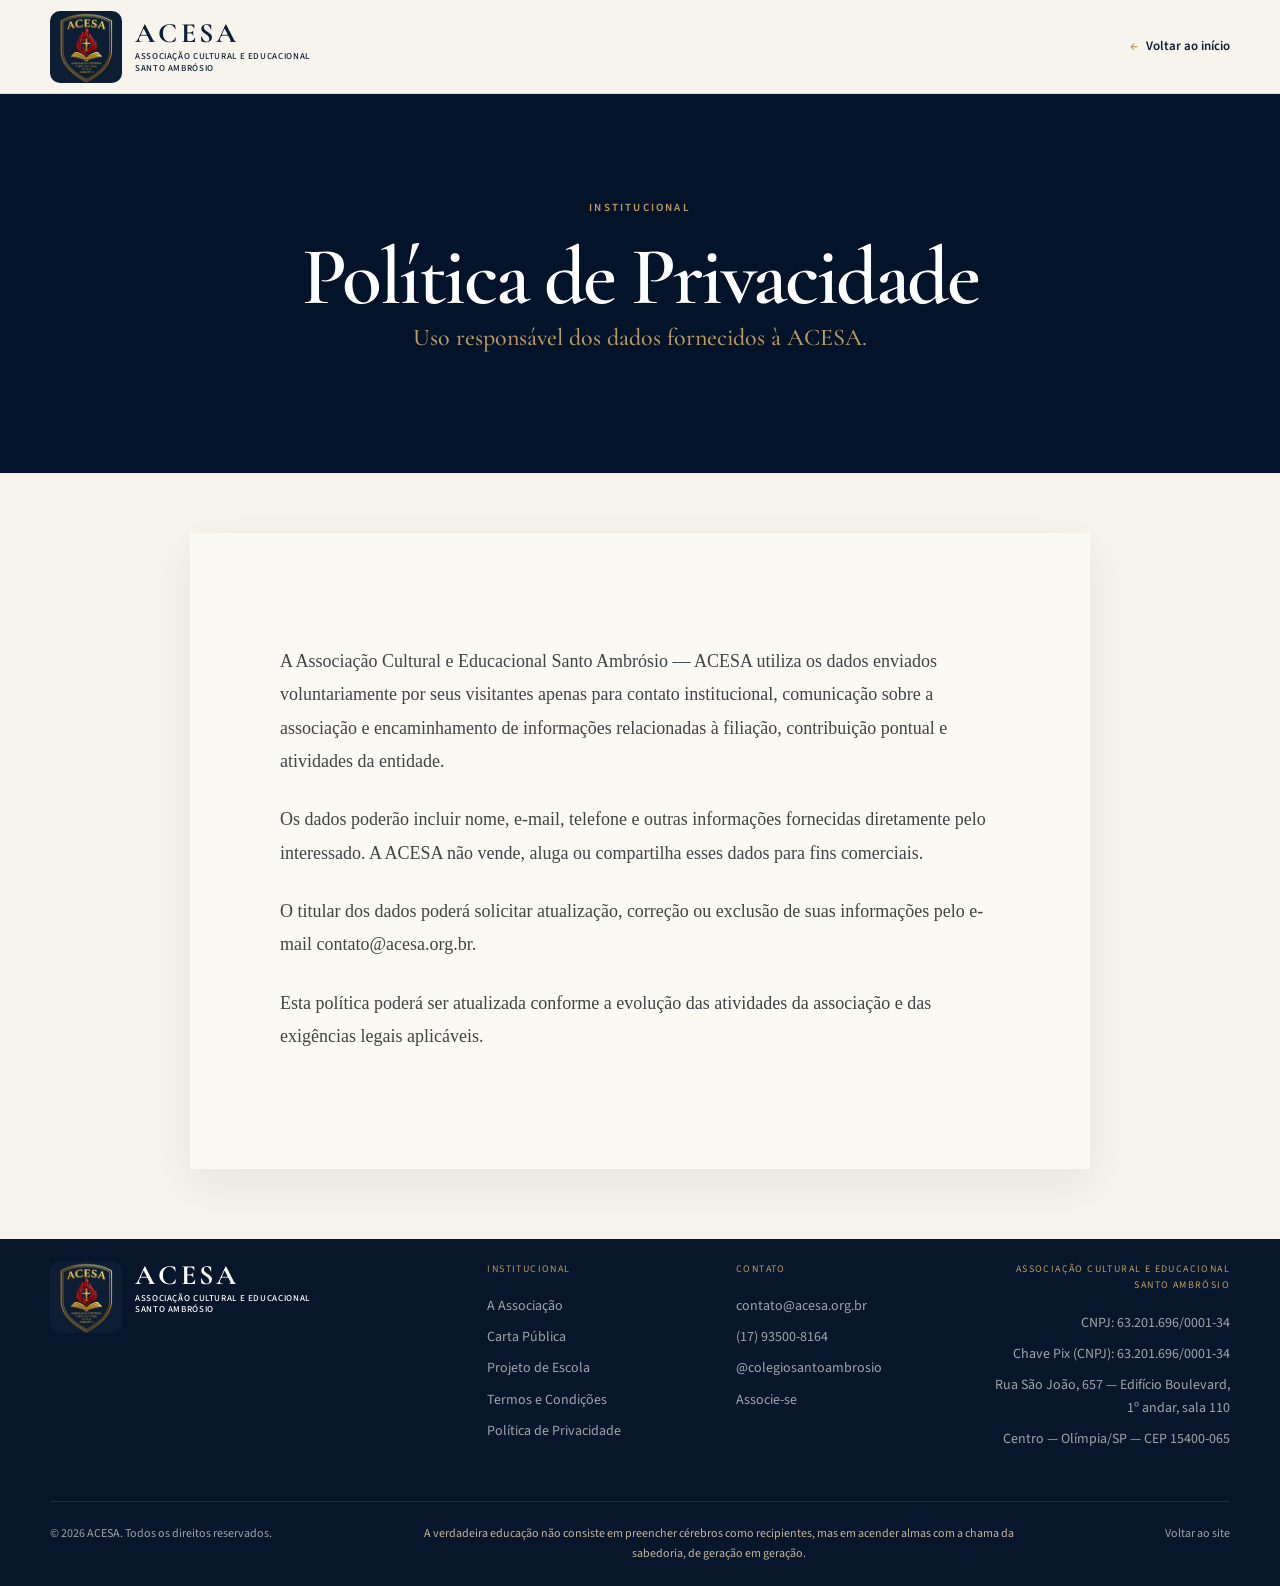
<file: politica-de-privacidade.html>
<!doctype html>
<html lang="pt-BR">
<head>
  <meta charset="UTF-8">
  <meta name="viewport" content="width=device-width, initial-scale=1">
  <meta name="description" content="Política de Privacidade da Associação Cultural e Educacional Santo Ambrósio — ACESA.">
  <title>Política de Privacidade — ACESA</title>
  <link rel="preconnect" href="https://fonts.googleapis.com">
  <link rel="preconnect" href="https://fonts.gstatic.com" crossorigin>
  <link href="https://fonts.googleapis.com/css2?family=Cormorant+Garamond:wght@500;600;700&family=Source+Sans+3:wght@400;500;600&display=swap" rel="stylesheet">
  <link rel="stylesheet" href="styles.css">
</head>
<body>
  <a class="skip-link" href="#conteudo">Ir para o conteúdo</a>
  <header class="site-header">
    <div class="container nav-wrap">
      <a class="brand" href="index.html" aria-label="ACESA, página inicial">
        <img class="brand-mark" src="logo-com-fundo.png" alt="">
        <span><strong>ACESA</strong><small>Associação Cultural e Educacional<br>Santo Ambrósio</small></span>
      </a>
      <a class="back-link" href="index.html"><span>←</span> Voltar ao início</a>
    </div>
  </header>

  <main id="conteudo">
    <section class="letter-hero">
      <div class="container">
        <p class="eyebrow">Institucional</p>
        <h1>Política de Privacidade</h1>
        <p>Uso responsável dos dados fornecidos à ACESA.</p>
      </div>
    </section>

    <article class="public-letter legal-page">
      <div class="letter-body">
        <p>A Associação Cultural e Educacional Santo Ambrósio — ACESA utiliza os dados enviados voluntariamente por seus visitantes apenas para contato institucional, comunicação sobre a associação e encaminhamento de informações relacionadas à filiação, contribuição pontual e atividades da entidade.</p>
        <p>Os dados poderão incluir nome, e-mail, telefone e outras informações fornecidas diretamente pelo interessado. A ACESA não vende, aluga ou compartilha esses dados para fins comerciais.</p>
        <p>O titular dos dados poderá solicitar atualização, correção ou exclusão de suas informações pelo e-mail <a href="mailto:contato@acesa.org.br">contato@acesa.org.br</a>.</p>
        <p>Esta política poderá ser atualizada conforme a evolução das atividades da associação e das exigências legais aplicáveis.</p>
      </div>
    </article>
  </main>

  <footer class="site-footer compact-footer">
    <div class="container footer-top">
      <a class="brand footer-brand" href="index.html">
        <img class="brand-mark" src="logo-com-fundo.png" alt="">
        <span><strong>ACESA</strong><small>Associação Cultural e Educacional<br>Santo Ambrósio</small></span>
      </a>
      <div><p>Institucional</p><a href="index.html#associacao">A Associação</a><a href="carta.html">Carta Pública</a><a href="index.html#projeto">Projeto de Escola</a><a href="termos-e-condicoes.html">Termos e Condições</a><a href="politica-de-privacidade.html">Política de Privacidade</a></div>
      <div><p>Contato</p><a href="mailto:contato@acesa.org.br">contato@acesa.org.br</a><a href="https://wa.me/5517935008164" target="_blank" rel="noopener">(17) 93500-8164</a><a href="https://www.instagram.com/colegiosantoambrosio" target="_blank" rel="noopener">@colegiosantoambrosio</a><a href="associe-se.html">Associe-se</a></div>
      <div class="footer-address"><p>Associação Cultural e Educacional Santo Ambrósio</p><span>CNPJ: 63.201.696/0001-34</span><span>Chave Pix (CNPJ): 63.201.696/0001-34</span><span>Rua São João, 657 — Edifício Boulevard, 1º andar, sala 110</span><span>Centro — Olímpia/SP — CEP 15400-065</span></div>
    </div>
    <div class="container footer-bottom">
      <p>© 2026 ACESA. Todos os direitos reservados.</p>
      <p>A verdadeira educação não consiste em preencher cérebros como recipientes, mas em acender almas com a chama da sabedoria, de geração em geração.</p>
      <a href="index.html">Voltar ao site</a>
    </div>
  </footer>
</body>
</html>
</file>
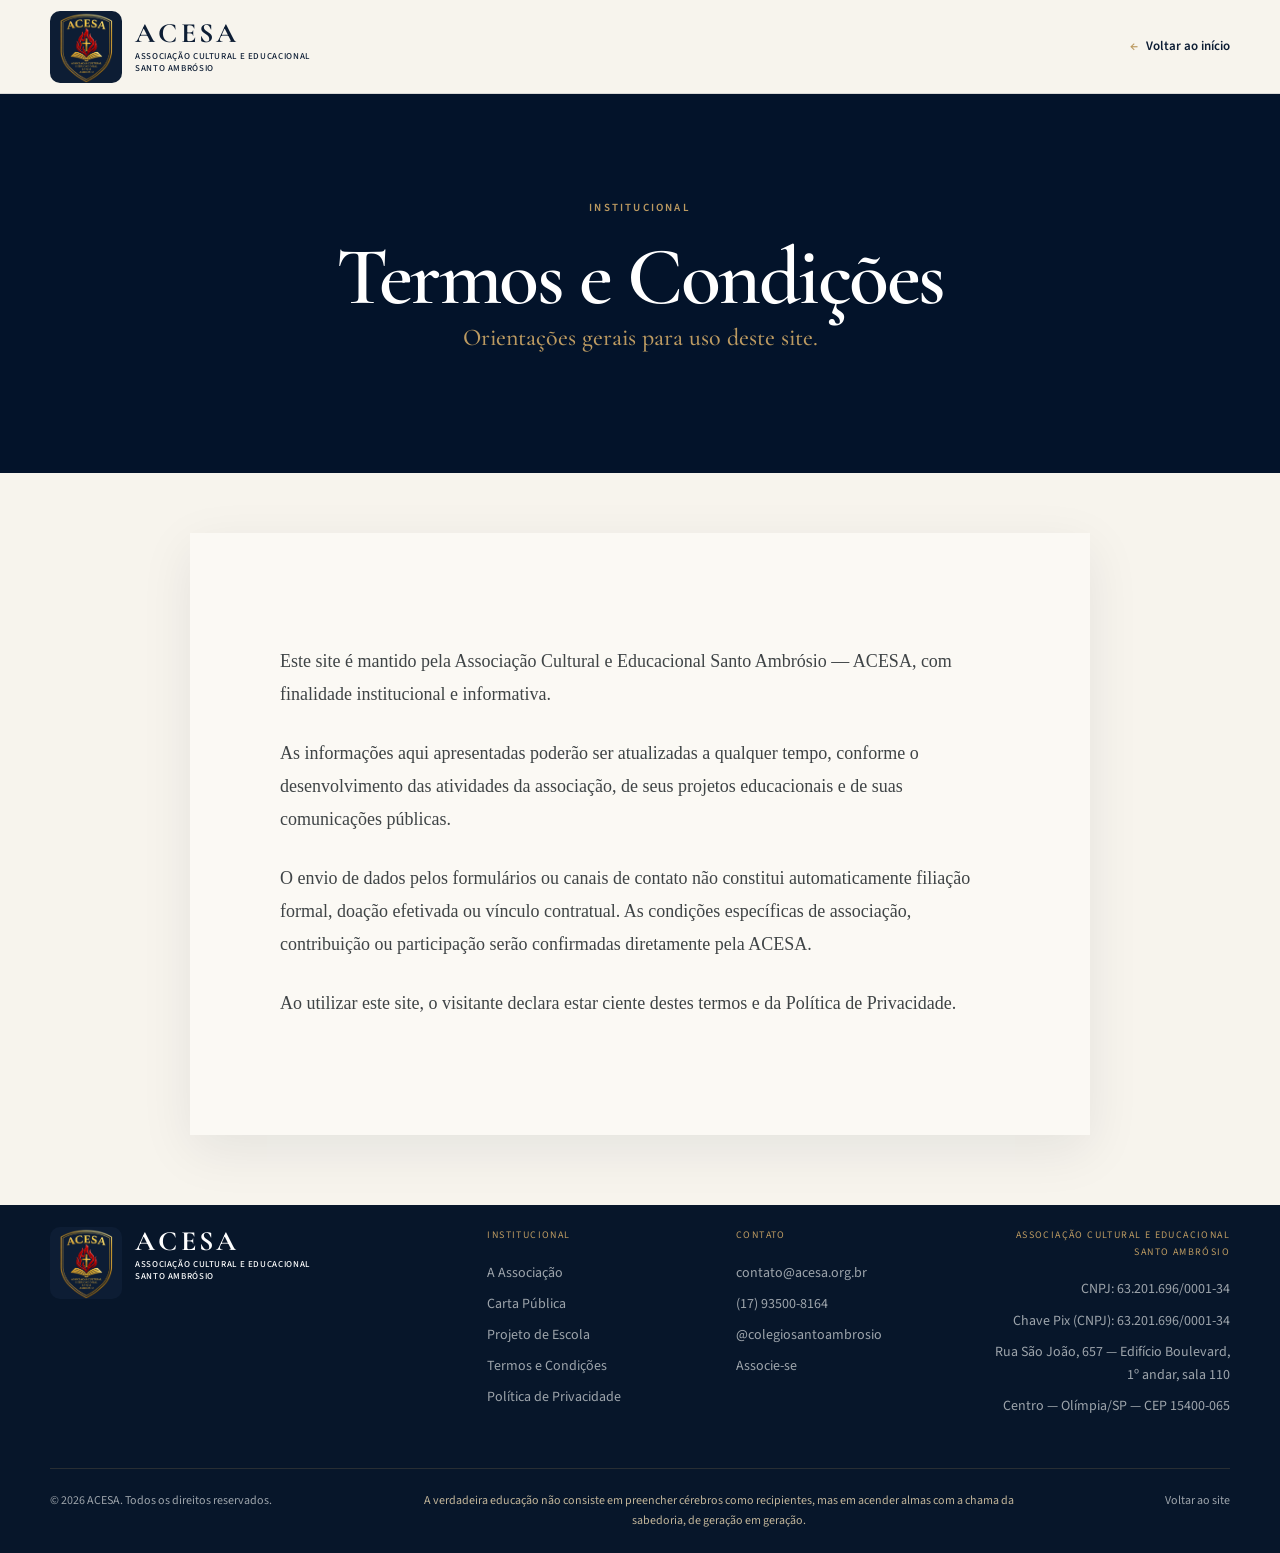
<file: termos-e-condicoes.html>
<!doctype html>
<html lang="pt-BR">
<head>
  <meta charset="UTF-8">
  <meta name="viewport" content="width=device-width, initial-scale=1">
  <meta name="description" content="Termos e Condições de uso do site da Associação Cultural e Educacional Santo Ambrósio — ACESA.">
  <title>Termos e Condições — ACESA</title>
  <link rel="preconnect" href="https://fonts.googleapis.com">
  <link rel="preconnect" href="https://fonts.gstatic.com" crossorigin>
  <link href="https://fonts.googleapis.com/css2?family=Cormorant+Garamond:wght@500;600;700&family=Source+Sans+3:wght@400;500;600&display=swap" rel="stylesheet">
  <link rel="stylesheet" href="styles.css">
</head>
<body>
  <a class="skip-link" href="#conteudo">Ir para o conteúdo</a>
  <header class="site-header">
    <div class="container nav-wrap">
      <a class="brand" href="index.html" aria-label="ACESA, página inicial">
        <img class="brand-mark" src="logo-com-fundo.png" alt="">
        <span><strong>ACESA</strong><small>Associação Cultural e Educacional<br>Santo Ambrósio</small></span>
      </a>
      <a class="back-link" href="index.html"><span>←</span> Voltar ao início</a>
    </div>
  </header>

  <main id="conteudo">
    <section class="letter-hero">
      <div class="container">
        <p class="eyebrow">Institucional</p>
        <h1>Termos e Condições</h1>
        <p>Orientações gerais para uso deste site.</p>
      </div>
    </section>

    <article class="public-letter legal-page">
      <div class="letter-body">
        <p>Este site é mantido pela Associação Cultural e Educacional Santo Ambrósio — ACESA, com finalidade institucional e informativa.</p>
        <p>As informações aqui apresentadas poderão ser atualizadas a qualquer tempo, conforme o desenvolvimento das atividades da associação, de seus projetos educacionais e de suas comunicações públicas.</p>
        <p>O envio de dados pelos formulários ou canais de contato não constitui automaticamente filiação formal, doação efetivada ou vínculo contratual. As condições específicas de associação, contribuição ou participação serão confirmadas diretamente pela ACESA.</p>
        <p>Ao utilizar este site, o visitante declara estar ciente destes termos e da <a href="politica-de-privacidade.html">Política de Privacidade</a>.</p>
      </div>
    </article>
  </main>

  <footer class="site-footer compact-footer">
    <div class="container footer-top">
      <a class="brand footer-brand" href="index.html">
        <img class="brand-mark" src="logo-com-fundo.png" alt="">
        <span><strong>ACESA</strong><small>Associação Cultural e Educacional<br>Santo Ambrósio</small></span>
      </a>
      <div><p>Institucional</p><a href="index.html#associacao">A Associação</a><a href="carta.html">Carta Pública</a><a href="index.html#projeto">Projeto de Escola</a><a href="termos-e-condicoes.html">Termos e Condições</a><a href="politica-de-privacidade.html">Política de Privacidade</a></div>
      <div><p>Contato</p><a href="mailto:contato@acesa.org.br">contato@acesa.org.br</a><a href="https://wa.me/5517935008164" target="_blank" rel="noopener">(17) 93500-8164</a><a href="https://www.instagram.com/colegiosantoambrosio" target="_blank" rel="noopener">@colegiosantoambrosio</a><a href="associe-se.html">Associe-se</a></div>
      <div class="footer-address"><p>Associação Cultural e Educacional Santo Ambrósio</p><span>CNPJ: 63.201.696/0001-34</span><span>Chave Pix (CNPJ): 63.201.696/0001-34</span><span>Rua São João, 657 — Edifício Boulevard, 1º andar, sala 110</span><span>Centro — Olímpia/SP — CEP 15400-065</span></div>
    </div>
    <div class="container footer-bottom">
      <p>© 2026 ACESA. Todos os direitos reservados.</p>
      <p>A verdadeira educação não consiste em preencher cérebros como recipientes, mas em acender almas com a chama da sabedoria, de geração em geração.</p>
      <a href="index.html">Voltar ao site</a>
    </div>
  </footer>
</body>
</html>
</file>
<file: styles.css>
:root {
  --navy: #0d1d34;
  --navy-deep: #03132a;
  --gold: #bc9a61;
  --wine: #7f2120;
  --paper: #f7f4ed;
  --paper-dark: #eee9de;
  --ink: #20252a;
  --muted: #686d6c;
  --line: #d7cfbf;
  --serif: "Cormorant Garamond", Georgia, serif;
  --sans: "Source Sans 3", Arial, sans-serif;
}

* { box-sizing: border-box; }
html { scroll-behavior: smooth; }
body { margin: 0; overflow-x: hidden; background: var(--paper); color: var(--ink); font: 400 16px/1.65 var(--sans); }
img, svg { display: block; max-width: 100%; }
a { color: inherit; text-decoration: none; }
button, input { max-width: 100%; font: inherit; }
.container { width: min(100% - 32px, 1180px); margin-inline: auto; }
.skip-link { position: fixed; top: -80px; left: 16px; z-index: 99; padding: 10px 16px; background: white; }
.skip-link:focus { top: 16px; }
.sr-only { position: absolute; width: 1px; height: 1px; overflow: hidden; clip: rect(0,0,0,0); }

.site-header { position: relative; z-index: 20; height: 80px; border-bottom: 1px solid rgba(13,29,52,.12); background: rgba(247,244,237,.98); }
.nav-wrap { height: 100%; display: flex; align-items: center; justify-content: space-between; gap: 16px; }
.brand { min-width: 0; display: flex; align-items: center; gap: 9px; color: var(--navy); }
.brand-mark { width: 58px; height: 58px; flex: 0 0 auto; border-radius: 10px; object-fit: cover; }
.brand strong { display: block; font: 700 23px/1 var(--serif); letter-spacing: .12em; }
.brand small { display: block; margin-top: 4px; font: 500 7px/1.25 var(--sans); letter-spacing: .05em; text-transform: uppercase; }
.menu-toggle { display: block; flex: 0 0 auto; padding: 10px 0 10px 10px; border: 0; background: transparent; }
.menu-toggle span:not(.sr-only) { display: block; width: 25px; height: 1px; margin: 6px 0; background: var(--navy); transition: transform .2s, opacity .2s; }
.menu-toggle[aria-expanded="true"] span:nth-child(1) { transform: translateY(7px) rotate(45deg); }
.menu-toggle[aria-expanded="true"] span:nth-child(2) { opacity: 0; }
.menu-toggle[aria-expanded="true"] span:nth-child(3) { transform: translateY(-7px) rotate(-45deg); }
.main-nav { position: absolute; top: 80px; left: 0; right: 0; display: none; padding: 22px 16px 28px; flex-direction: column; gap: 0; background: var(--paper); border-bottom: 1px solid var(--line); box-shadow: 0 20px 40px rgba(13,29,52,.08); font-size: 15px; font-weight: 600; }
.main-nav.open { display: flex; }
.main-nav > a { padding: 13px 4px; border-bottom: 1px solid var(--line); }
.main-nav .nav-cta { margin-top: 15px; padding: 12px 15px; border: 1px solid var(--gold); text-align: center; }
.back-link { white-space: nowrap; color: var(--navy); font-size: 13px; font-weight: 600; }
.back-link span { margin-right: 5px; color: var(--gold); }

.hero { min-height: 720px; position: relative; overflow: hidden; display: grid; align-items: center; padding: 70px 0; background: var(--navy-deep); color: white; }
.hero::before { content: ""; position: absolute; inset: 0; opacity: .18; background-image: radial-gradient(#bc9a61 .6px, transparent .6px); background-size: 8px 8px; }
.hero::after { content: ""; position: absolute; inset: 12px; border: 1px solid rgba(188,154,97,.18); pointer-events: none; }
.hero-content { position: relative; z-index: 2; }
.eyebrow { margin: 0 0 22px; color: var(--gold); font-size: 11px; font-weight: 600; letter-spacing: .2em; text-transform: uppercase; }
.eyebrow.dark { color: var(--wine); }
h1, h2, h3, p { margin-top: 0; }
h1 { margin-bottom: 24px; font: 600 clamp(51px, 15vw, 66px)/.94 var(--serif); letter-spacing: -.03em; }
h1 em { color: var(--gold); font-weight: 500; }
h2 { color: var(--navy); font: 600 clamp(40px, 12vw, 50px)/1.03 var(--serif); letter-spacing: -.02em; }
.hero-lead { color: #d7d8d7; font-size: 18px; line-height: 1.55; }
.hero-quote { margin: 28px 0 0; padding-left: 18px; border-left: 1px solid var(--gold); color: #efe8d9; font: 500 24px/1.3 var(--serif); }
.hero-actions { display: flex; align-items: flex-start; flex-direction: column; gap: 25px; margin-top: 36px; }
.hero-support-link { position: relative; z-index: 3; width: fit-content; display: flex; align-items: center; gap: 14px; margin: 34px 16px 0 auto; padding-bottom: 6px; border-bottom: 1px solid var(--gold); color: #e6e5df; font-size: 15px; font-weight: 600; }
.hero-support-link span { color: var(--gold); font-size: 19px; line-height: 1; }
.button { min-height: 52px; width: 100%; display: inline-flex; justify-content: center; align-items: center; padding: 12px 20px; border: 1px solid transparent; cursor: pointer; font-size: 14px; font-weight: 600; letter-spacing: .03em; transition: background .2s, color .2s, transform .2s; }
.button:active { transform: translateY(1px); }
.button-gold { background: var(--gold); color: var(--navy-deep); }
.button-outline { color: white; border-color: var(--gold); }
.text-link { max-width: 100%; display: inline-flex; gap: 12px; align-items: center; padding-bottom: 5px; border-bottom: 1px solid var(--gold); color: var(--navy); font-size: 14px; font-weight: 600; }
.text-link.light { color: #eee; }
.text-link span { color: var(--gold); }
.hero-ornament { position: absolute; width: 330px; right: -120px; top: 50%; transform: translateY(-48%); opacity: .68; }
.hero-ornament img { width: 100%; height: auto; }
.hero-side-note { display: none; }

.section { padding: 82px 0; }
.intro-grid { display: block; }
.section-index { display: none; }
.intro-copy > p:not(.eyebrow) { color: #555a59; font-size: 17px; }
.drop-cap::first-letter { float: left; padding: 7px 9px 0 0; color: var(--wine); font: 600 62px/.65 var(--serif); }
.intro-copy .text-link { margin-top: 18px; }
.quote-card { margin-top: 48px; padding: 32px 28px; background: var(--paper-dark); border-top: 3px solid var(--gold); }
.quote-card svg { width: 28px; fill: var(--gold); }
.quote-card blockquote { margin: 18px 0; color: var(--navy); font: 500 26px/1.25 var(--serif); }
.quote-card p { margin: 0; color: var(--muted); font-size: 11px; letter-spacing: .12em; text-transform: uppercase; }

.letter { position: relative; overflow: hidden; background: var(--navy); color: #d9dcdf; }
.letter::before { content: ""; position: absolute; width: 350px; height: 350px; left: -210px; top: -170px; border: 1px solid rgba(188,154,97,.12); border-radius: 50%; }
.letter-grid { display: grid; gap: 60px; }
.letter h2 { color: white; }
.letter p:not(.eyebrow) { color: #c5c9cc; }
.letter .button { margin-top: 20px; }
.document-preview { min-height: 350px; padding: 44px 24px; position: relative; background: #f5f0e5; box-shadow: 0 24px 60px rgba(0,0,0,.28); color: var(--navy); text-align: center; transform: rotate(1deg); }
.document-preview::after { content: ""; position: absolute; inset: 12px; border: 1px solid var(--line); pointer-events: none; }
.document-seal { width: 56px; height: 56px; display: grid; place-items: center; margin: 0 auto 30px; border: 1px solid var(--gold); border-radius: 50%; font: 600 29px var(--serif); }
.document-preview p { color: var(--wine) !important; font-size: 10px !important; letter-spacing: .23em; }
.document-preview h3 { font: 600 27px/1.2 var(--serif); }
.document-preview span { width: 50px; height: 1px; display: block; margin: 27px auto; background: var(--gold); }
.document-preview small { font-size: 8px; letter-spacing: .1em; text-transform: uppercase; }

.section-heading { display: flex; align-items: flex-start; flex-direction: column; gap: 15px; margin-bottom: 44px; }
.section-heading > p { color: var(--muted); }
.section-heading h2 { margin-bottom: 0; }
.section-quote { margin: -18px 0 44px; padding: 24px 0; border-top: 1px solid var(--line); border-bottom: 1px solid var(--line); color: var(--navy); font: 600 27px/1.28 var(--serif); text-align: center; }
.principles { display: grid; border-top: 1px solid var(--line); border-bottom: 1px solid var(--line); }
.principles article { min-height: 0; position: relative; padding: 40px 24px; border-bottom: 1px solid var(--line); }
.principles article:last-child { border-bottom: 0; }
.principles article > span { position: absolute; top: 20px; right: 22px; color: #999; font: 500 14px var(--serif); }
.principles svg { width: 46px; height: 46px; margin-bottom: 35px; fill: none; stroke: var(--wine); stroke-width: 1.5; }
.principles h3 { color: var(--navy); font: 600 28px/1.2 var(--serif); }
.principles p { color: var(--muted); }
.centered { width: fit-content; display: flex; margin: 45px auto 0; }

.reflections { background: var(--paper-dark); }
.section-heading.compact { margin-bottom: 40px; }
.articles { display: grid; gap: 16px; }
.articles article { min-height: 285px; padding: 32px 26px; position: relative; background: var(--paper); border: 1px solid transparent; }
.articles article > p { color: var(--wine); font-size: 11px; font-weight: 600; letter-spacing: .16em; text-transform: uppercase; }
.articles h3 { color: var(--navy); font: 600 29px/1.16 var(--serif); }
.articles time { position: absolute; left: 26px; bottom: 30px; color: var(--muted); font-size: 13px; }
.articles article > a { position: absolute; right: 28px; bottom: 23px; color: var(--gold); font-size: 25px; }

.follow { min-height: 620px; display: grid; align-items: center; position: relative; overflow: hidden; background: var(--navy-deep); color: #d4d8db; text-align: center; }
.follow-content { position: relative; z-index: 1; }
.follow h2 { color: white; }
.interest-form { display: grid; gap: 16px; margin: 38px auto 18px; text-align: left; }
.interest-form label span { display: block; margin-bottom: 6px; color: var(--gold); font-size: 10px; letter-spacing: .15em; text-transform: uppercase; }
.interest-form input { width: 100%; height: 54px; padding: 0 15px; color: white; border: 1px solid rgba(188,154,97,.4); outline: 0; background: rgba(255,255,255,.05); }
.interest-form input[type="checkbox"] { width: 17px; height: 17px; padding: 0; accent-color: var(--gold); }
.interest-form input:focus { border-color: var(--gold); }
.form-action { display: grid; gap: 11px; }
.consent-check { display: grid; grid-template-columns: auto 1fr; gap: 10px; align-items: start; color: #b9c0c7; font-size: 13px; line-height: 1.45; }
.consent-check span { margin: 0 !important; color: inherit !important; font-size: inherit !important; letter-spacing: 0 !important; text-transform: none !important; }
.consent-check a { color: var(--gold); text-decoration: underline; text-underline-offset: 3px; }
.follow small { color: #969da5; }
.follow-decoration { position: absolute; left: 50%; top: 50%; transform: translate(-50%,-50%); color: rgba(188,154,97,.035); font: 600 400px/1 var(--serif); }
.form-note { min-height: 25px; color: var(--gold); }
.donation-link { width: fit-content; margin: 0 auto; color: #d4d8db; font-size: 15px; }
.follow-actions { display: grid; gap: 11px; width: min(100%, 440px); margin: 34px auto 0; }

.association-hero { padding: 76px 0; background: var(--navy-deep); color: white; }
.association-hero h1 { max-width: 760px; margin-bottom: 28px; }
.association-lead { max-width: 810px; color: #d5d9dc; font-size: 18px; }
.association-lead p { margin-bottom: 1.15em; }
.association-section { padding: 70px 0 90px; }
.association-paths { display: grid; gap: 18px; margin-bottom: 58px; }
.association-path { padding: 30px 26px; border: 1px solid var(--line); background: #fbf9f4; }
.primary-path { border-top: 3px solid var(--gold); }
.association-path h2 { margin-bottom: 14px; font-size: 38px; }
.association-path p:not(.eyebrow) { color: var(--muted); }
.association-path .text-link { margin-top: 10px; }
.association-form { padding: 30px 20px; background: var(--paper-dark); border-top: 3px solid var(--gold); }
.form-heading { max-width: 720px; margin-bottom: 38px; }
.form-heading h2 { margin-bottom: 12px; }
.form-heading > p:not(.eyebrow) { color: var(--muted); }
.form-fieldset { margin: 0 0 34px; padding: 0; border: 0; }
.form-fieldset legend { width: 100%; margin-bottom: 20px; padding-bottom: 10px; border-bottom: 1px solid var(--line); color: var(--navy); font: 600 30px/1.1 var(--serif); }
.field-grid { display: grid; gap: 16px; }
.association-form label > span { display: block; margin-bottom: 6px; color: var(--wine); font-size: 11px; font-weight: 600; letter-spacing: .13em; text-transform: uppercase; }
.association-form input { width: 100%; height: 52px; padding: 0 14px; border: 1px solid #bfb8ac; border-radius: 0; outline: 0; background: #fffdf9; color: var(--ink); }
.association-form input:focus { border-color: var(--gold); box-shadow: 0 0 0 2px rgba(188,154,97,.18); }
.choice-list { display: grid; gap: 10px; }
.choice-list label { display: grid; grid-template-columns: auto 1fr; gap: 12px; align-items: start; padding: 14px; border: 1px solid #cec6b9; background: #fbf9f4; cursor: pointer; }
.choice-list input, .declaration input[type="checkbox"] { width: 18px; height: 18px; margin-top: 3px; padding: 0; accent-color: var(--wine); }
.choice-list label > span { margin: 0; color: var(--ink); font-size: 16px; font-weight: 400; letter-spacing: 0; line-height: 1.45; text-transform: none; }
.choice-list strong { color: var(--navy); }
.contribution-note { margin: 20px 0 0; color: var(--muted); font-size: 14px; font-style: italic; }
.declaration { margin: 0 0 30px; padding: 24px 20px; background: rgba(255,255,255,.45); border-left: 2px solid var(--gold); }
.declaration h3 { margin-bottom: 12px; color: var(--navy); font: 600 29px/1.1 var(--serif); }
.declaration p { color: #484d50; }
.declaration .consent-check { margin-top: 16px; color: #3d4549; font-size: 14px; }
.declaration .consent-check span { color: inherit !important; }
.association-form > .button { width: 100%; }
.form-disclaimer { margin: 18px 0 0; color: var(--muted); font-size: 14px; }

.site-footer { padding: 65px 0 22px; background: #07162a; color: #9da4ab; font-size: 14px; }
.footer-top { display: grid; grid-template-columns: 1fr 1fr; gap: 42px 24px; padding-bottom: 50px; }
.footer-brand { grid-column: 1 / -1; align-items: flex-start; color: white; }
.footer-brand .brand-mark { width: 72px; height: 72px; }
.footer-top > div { display: flex; flex-direction: column; gap: 8px; }
.footer-top > div > p { margin-bottom: 10px; color: var(--gold); font-size: 10px; letter-spacing: .14em; text-transform: uppercase; }
.footer-top span { display: block; }
.footer-address { grid-column: 1 / -1; }
.footer-bottom { display: flex; flex-direction: column; gap: 9px; padding-top: 22px; border-top: 1px solid rgba(188,154,97,.18); font-size: 12px; }
.footer-bottom p { margin: 0; }
.footer-bottom p:nth-child(2) { color: #c2b59a; }

.letter-hero { padding: 85px 0 70px; background: var(--navy-deep); color: white; text-align: center; }
.letter-hero h1 { margin-bottom: 8px; }
.letter-hero > .container > p:not(.eyebrow) { margin-bottom: 30px; color: var(--gold); font: 500 24px/1.2 var(--serif); }
.public-letter { width: min(100% - 24px, 900px); margin: 36px auto 70px; padding: 34px 18px 50px; background: #fbf9f4; box-shadow: 0 15px 50px rgba(13,29,52,.08); }
.letter-heading { padding-bottom: 35px; border-bottom: 1px solid var(--line); text-align: center; }
.letter-heading img { width: 100px; margin: 0 auto 20px; }
.letter-heading p { color: var(--wine); font-size: 10px; font-weight: 600; letter-spacing: .13em; text-transform: uppercase; }
.letter-heading h2 { margin-bottom: 0; font-size: 39px; }
.letter-body { padding-top: 34px; color: #3f4446; font-family: Georgia, "Times New Roman", serif; font-size: 17px; line-height: 1.8; }
.letter-body p { margin-bottom: 1.4em; }
.letter-body .lead { color: var(--navy); font: 600 27px/1.35 var(--serif); }
.letter-body blockquote { margin: 42px 0; padding: 28px 20px; border-top: 1px solid var(--gold); border-bottom: 1px solid var(--gold); color: var(--navy); font: 600 27px/1.3 var(--serif); text-align: center; }
.closing-thought { margin: 42px 0 !important; color: var(--wine); font: 600 29px/1.3 var(--serif); text-align: center; }
.letter-call { margin-top: 50px; padding-top: 35px; border-top: 1px solid var(--line); text-align: center; }
.letter-call-title { display: block; margin-bottom: 27px; color: var(--navy); font: 600 30px/1.2 var(--serif); }
.letter-call .text-link { margin-top: 26px; font-family: var(--sans); }
.compact-footer { padding-top: 22px; }

@media (min-width: 640px) {
  .container { width: min(100% - 48px, 1180px); }
  .button { width: auto; }
  .hero-actions { align-items: center; flex-direction: row; gap: 34px; }
  .hero-content > * { max-width: 720px; }
  h1 { font-size: 76px; }
  h2 { font-size: 56px; }
  .hero-quote { max-width: 640px; font-size: 28px; }
  .document-preview { width: min(520px, 100%); margin-inline: auto; padding: 54px 45px; }
  .principles article { padding: 45px 38px; }
  .articles article { padding: 38px; }
  .articles time { left: 38px; }
  .interest-form { grid-template-columns: 1fr 1fr; }
  .interest-form .button { grid-column: 1 / -1; }
  .public-letter { width: min(100% - 48px, 900px); margin-top: 60px; padding: 60px 55px 75px; }
  .letter-heading img { width: 125px; }
  .letter-heading h2 { font-size: 50px; }
  .letter-body { font-size: 18px; line-height: 1.85; }
  .letter-body blockquote { padding: 35px 45px; font-size: 33px; }
  .letter-call .button { margin-right: 22px; }
  .association-section { padding: 90px 0 110px; }
  .association-form { padding: 48px; }
  .field-grid { grid-template-columns: repeat(2, 1fr); }
  .field-grid .field-wide { grid-column: 1 / -1; }
  .association-form > .button { width: auto; }
}

@media (min-width: 960px) {
  .site-header { height: 94px; }
  .brand { gap: 13px; }
  .brand-mark { width: 72px; height: 72px; }
  .brand strong { font-size: 28px; }
  .brand small { font-size: 9px; letter-spacing: .07em; }
  .menu-toggle { display: none; }
  .main-nav { position: static; display: flex; padding: 0; flex-direction: row; align-items: center; gap: 30px; background: none; border: 0; box-shadow: none; font-size: 14px; }
  .main-nav > a { padding: 0; border: 0; }
  .main-nav .nav-cta { margin: 0; padding: 10px 16px; }
  .main-nav > a:hover { color: var(--wine); }
  .hero { min-height: 720px; padding: 90px 0; }
  .hero::after { inset: 24px; }
  h1 { font-size: clamp(76px, 6vw, 91px); }
  .hero-lead { max-width: 650px; font-size: 21px; }
  .hero-ornament { width: 390px; right: 5vw; }
  .hero-support-link { position: absolute; top: 42px; right: 5vw; margin: 0; }
  .hero-side-note { display: block; position: absolute; right: 40px; bottom: 70px; margin: 0; color: var(--gold); font-size: 11px; letter-spacing: .25em; text-transform: uppercase; writing-mode: vertical-rl; }
  .section { padding: 120px 0; }
  .intro-grid { display: grid; grid-template-columns: 120px 1.4fr .85fr; gap: 55px; align-items: start; }
  .section-index { display: block; color: var(--navy); }
  .section-index p { padding-top: 4px; font-size: 12px; letter-spacing: .18em; text-transform: uppercase; writing-mode: vertical-rl; }
  .quote-card { margin-top: 110px; padding: 40px; }
  .letter-grid { grid-template-columns: 1.1fr .9fr; gap: 100px; align-items: center; }
  .letter .button { margin-top: 25px; }
  .section-heading { justify-content: space-between; align-items: flex-end; flex-direction: row; gap: 60px; margin-bottom: 65px; }
  .section-heading > div { max-width: 740px; }
  .section-heading > p { max-width: 370px; }
  .section-quote { margin-top: -32px; padding-inline: 90px; font-size: 34px; }
  .principles { grid-template-columns: repeat(3, 1fr); }
  .principles article { min-height: 350px; border-right: 1px solid var(--line); border-bottom: 0; }
  .principles article:last-child { border-right: 0; }
  .articles { grid-template-columns: repeat(3, 1fr); gap: 22px; }
  .articles article { min-height: 330px; transition: border-color .2s, transform .2s; }
  .articles article:hover { border-color: var(--gold); transform: translateY(-5px); }
  .interest-form { grid-template-columns: 1fr 1fr auto; max-width: 1000px; margin-top: 45px; }
  .interest-form .form-action { align-self: end; }
  .interest-form .button { height: 54px; }
  .consent-check { grid-column: 1 / -1; max-width: 760px; margin-inline: auto; text-align: left; }
  .footer-top { grid-template-columns: 2fr 1fr 1fr 1.3fr; gap: 60px; }
  .footer-brand { grid-column: auto; }
  .footer-address { grid-column: auto; text-align: right; }
  .footer-bottom { justify-content: space-between; align-items: flex-start; flex-direction: row; }
  .footer-bottom p:nth-child(2) { max-width: 620px; text-align: center; }
  .letter-hero { padding: 105px 0 90px; }
  .letter-hero h1 { font-size: 82px; }
  .public-letter { padding: 78px 90px 90px; }
  .association-hero { padding: 105px 0 100px; }
  .association-hero h1 { font-size: clamp(72px, 6vw, 88px); }
  .association-lead { font-size: 20px; }
  .association-paths { grid-template-columns: 1fr 1fr; gap: 24px; }
  .association-path { padding: 38px; }
  .association-form { padding: 58px 64px; }
  .follow-actions { grid-template-columns: auto 1fr; align-items: center; width: auto; }
  .follow-actions .donation-link { margin-left: 20px; }
}

@media (min-width: 1280px) {
  .intro-grid { grid-template-columns: 140px 1.45fr .85fr; gap: 60px; }
}

@media (prefers-reduced-motion: reduce) {
  html { scroll-behavior: auto; }
  *, *::before, *::after { transition: none !important; }
}
</file>
